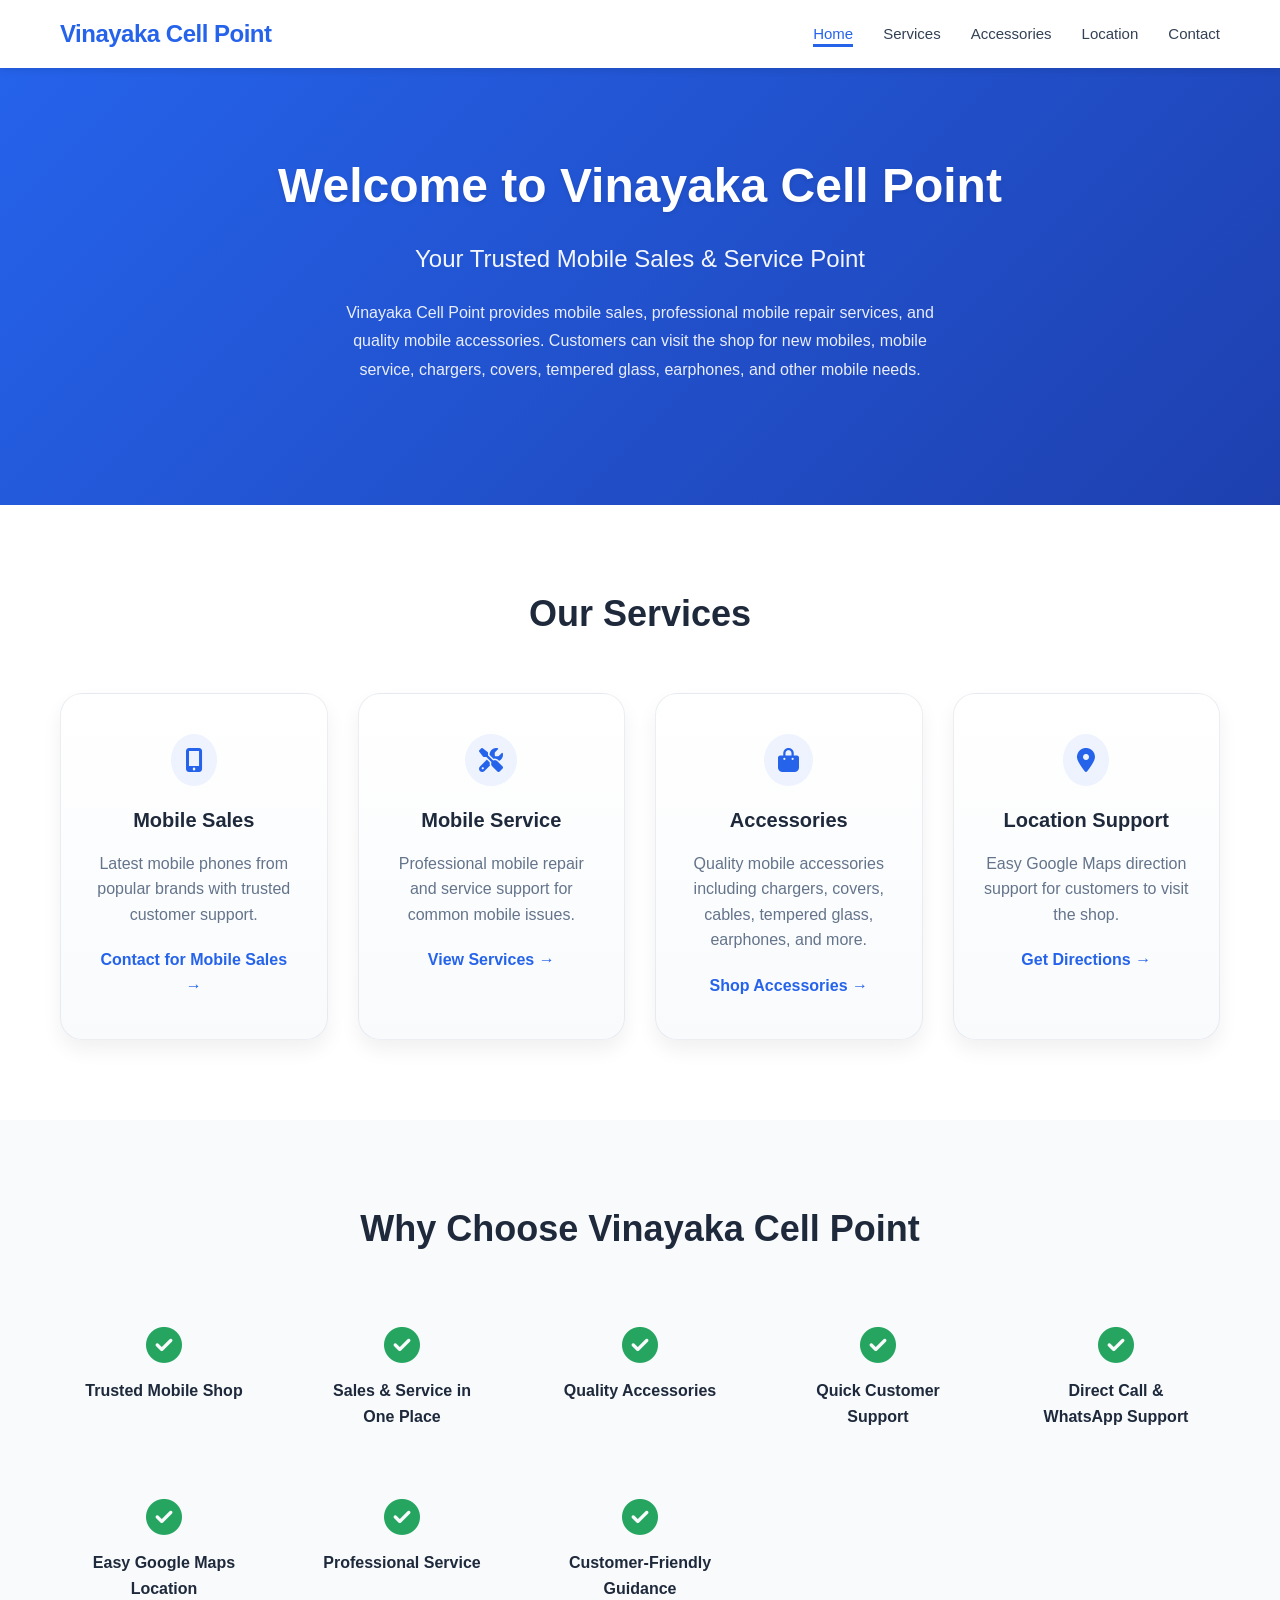
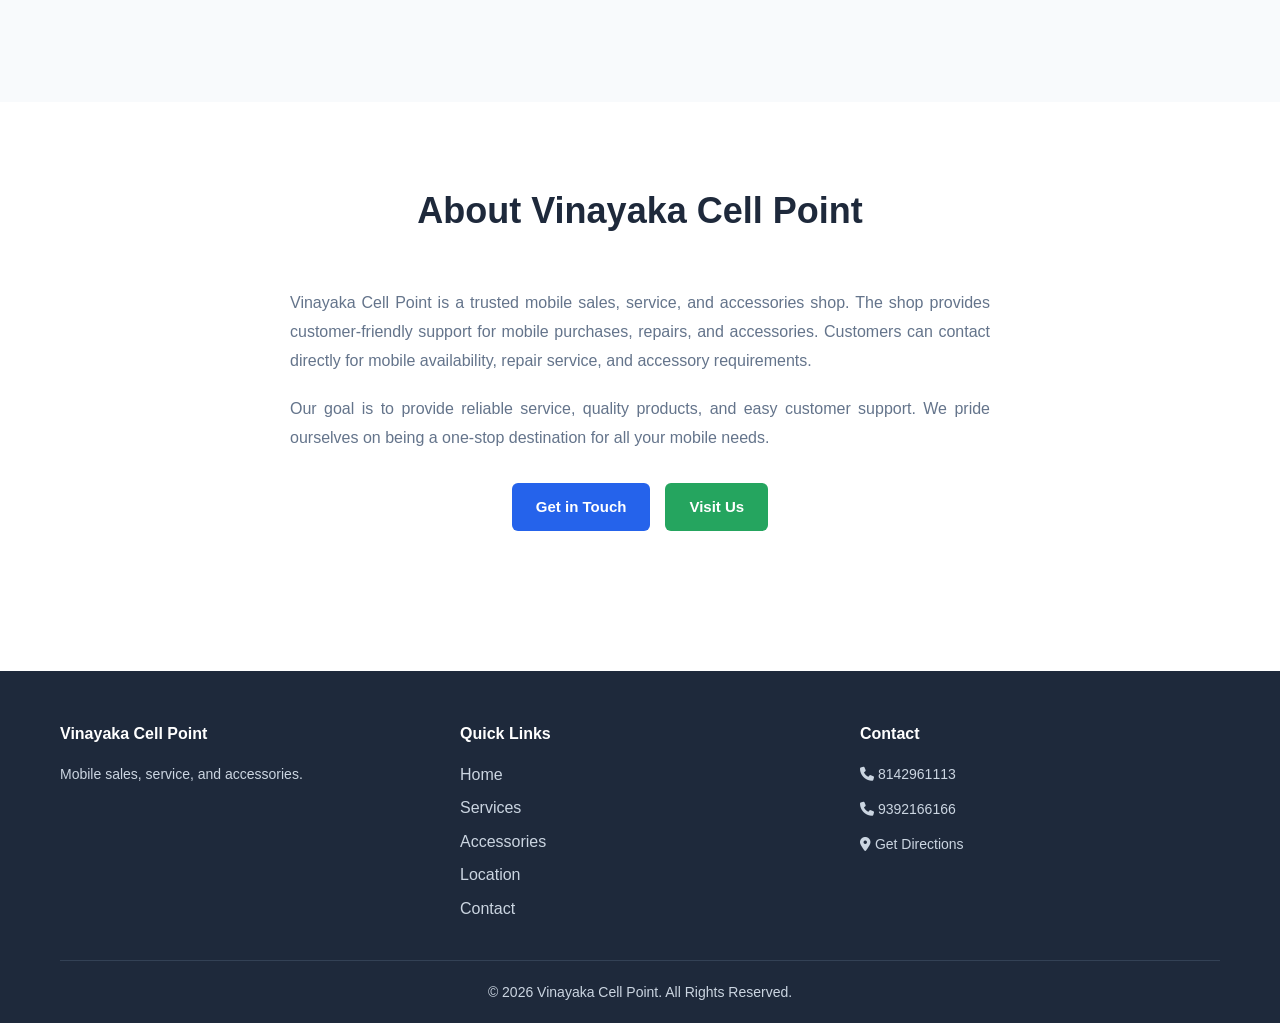
<file: index.html>
<!DOCTYPE html>
<html lang="en">
<head>
    <meta charset="UTF-8">
    <meta name="viewport" content="width=device-width, initial-scale=1.0">
    <title>Vinayaka Cell Point - Mobile Sales & Service</title>
    <link rel="stylesheet" href="style.css">
    <link rel="stylesheet" href="https://cdnjs.cloudflare.com/ajax/libs/font-awesome/6.4.0/css/all.min.css">
    <link rel="icon" href="data:image/svg+xml,%3Csvg xmlns='http://www.w3.org/2000/svg' viewBox='0 0 100 100'%3E%3Crect width='100' height='100' rx='20' ry='20' fill='%232563eb'/%3E%3Cpath d='M35 20h30a5 5 0 0 1 5 5v50a5 5 0 0 1-5 5H35a5 5 0 0 1-5-5V25a5 5 0 0 1 5-5zm15 60a3 3 0 1 0 0-6 3 3 0 0 0 0 6z' fill='%23fff'/%3E%3C/svg%3E">
</head>
<body>
    <!-- Navigation Menu -->
    <nav class="navbar">
        <div class="container">
            <div class="navbar-brand">
                <h1>Vinayaka Cell Point</h1>
            </div>
            <div class="navbar-toggle" id="navbar-toggle">
                <span></span>
                <span></span>
                <span></span>
            </div>
            <ul class="nav-menu" id="nav-menu">
                <li><a href="index.html" class="active">Home</a></li>
                <li><a href="services.html">Services</a></li>
                <li><a href="accessories.html">Accessories</a></li>
                <li><a href="location.html">Location</a></li>
                <li><a href="contact.html">Contact</a></li>
            </ul>
        </div>
    </nav>

    <!-- Hero Section -->
    <section class="hero">
        <div class="container">
            <div class="hero-content">
                <h2 class="hero-title">Welcome to Vinayaka Cell Point</h2>
                <p class="hero-subtitle">Your Trusted Mobile Sales & Service Point</p>
                <p class="hero-description">
                    Vinayaka Cell Point provides mobile sales, professional mobile repair services, and quality mobile accessories. 
                    Customers can visit the shop for new mobiles, mobile service, chargers, covers, tempered glass, earphones, and other mobile needs.
                </p>
            </div>
        </div>
    </section>


    <!-- Main Service Cards -->
    <section class="services-overview">
        <div class="container">
            <h2 class="section-title">Our Services</h2>
            <div class="services-grid">
                <div class="service-card">
                    <div class="card-icon">
                        <i class="fas fa-mobile-alt"></i>
                    </div>
                    <h3>Mobile Sales</h3>
                    <p>Latest mobile phones from popular brands with trusted customer support.</p>
                    <a href="contact.html" class="card-link">Contact for Mobile Sales →</a>
                </div>
                <div class="service-card">
                    <div class="card-icon">
                        <i class="fas fa-tools"></i>
                    </div>
                    <h3>Mobile Service</h3>
                    <p>Professional mobile repair and service support for common mobile issues.</p>
                    <a href="services.html" class="card-link">View Services →</a>
                </div>
                <div class="service-card">
                    <div class="card-icon">
                        <i class="fas fa-shopping-bag"></i>
                    </div>
                    <h3>Accessories</h3>
                    <p>Quality mobile accessories including chargers, covers, cables, tempered glass, earphones, and more.</p>
                    <a href="accessories.html" class="card-link">Shop Accessories →</a>
                </div>
                <div class="service-card">
                    <div class="card-icon">
                        <i class="fas fa-map-marker-alt"></i>
                    </div>
                    <h3>Location Support</h3>
                    <p>Easy Google Maps direction support for customers to visit the shop.</p>
                    <a href="location.html" class="card-link">Get Directions →</a>
                </div>
            </div>
        </div>
    </section>

    <!-- Why Choose Us Section -->
    <section class="why-choose">
        <div class="container">
            <h2 class="section-title">Why Choose Vinayaka Cell Point</h2>
            <div class="features-grid">
                <div class="feature-item">
                    <i class="fas fa-check-circle"></i>
                    <h4>Trusted Mobile Shop</h4>
                </div>
                <div class="feature-item">
                    <i class="fas fa-check-circle"></i>
                    <h4>Sales & Service in One Place</h4>
                </div>
                <div class="feature-item">
                    <i class="fas fa-check-circle"></i>
                    <h4>Quality Accessories</h4>
                </div>
                <div class="feature-item">
                    <i class="fas fa-check-circle"></i>
                    <h4>Quick Customer Support</h4>
                </div>
                <div class="feature-item">
                    <i class="fas fa-check-circle"></i>
                    <h4>Direct Call & WhatsApp Support</h4>
                </div>
                <div class="feature-item">
                    <i class="fas fa-check-circle"></i>
                    <h4>Easy Google Maps Location</h4>
                </div>
                <div class="feature-item">
                    <i class="fas fa-check-circle"></i>
                    <h4>Professional Service</h4>
                </div>
                <div class="feature-item">
                    <i class="fas fa-check-circle"></i>
                    <h4>Customer-Friendly Guidance</h4>
                </div>
            </div>
        </div>
    </section>

    <!-- About Section -->
    <section class="about">
        <div class="container">
            <h2 class="section-title">About Vinayaka Cell Point</h2>
            <div class="about-content">
                <p>
                    Vinayaka Cell Point is a trusted mobile sales, service, and accessories shop. The shop provides customer-friendly 
                    support for mobile purchases, repairs, and accessories. Customers can contact directly for mobile availability, 
                    repair service, and accessory requirements.
                </p>
                <p>
                    Our goal is to provide reliable service, quality products, and easy customer support. We pride ourselves on being 
                    a one-stop destination for all your mobile needs.
                </p>
                <div class="about-buttons">
                    <a href="contact.html" class="btn btn-primary">Get in Touch</a>
                    <a href="location.html" class="btn btn-secondary">Visit Us</a>
                </div>
            </div>
        </div>
    </section>


    <!-- Footer -->
    <footer class="footer">
        <div class="container">
            <div class="footer-content">
                <div class="footer-section">
                    <h3>Vinayaka Cell Point</h3>
                    <p>Mobile sales, service, and accessories.</p>
                </div>
                <div class="footer-section">
                    <h4>Quick Links</h4>
                    <ul>
                        <li><a href="index.html">Home</a></li>
                        <li><a href="services.html">Services</a></li>
                        <li><a href="accessories.html">Accessories</a></li>
                        <li><a href="location.html">Location</a></li>
                        <li><a href="contact.html">Contact</a></li>
                    </ul>
                </div>
                <div class="footer-section">
                    <h4>Contact</h4>
                    <p><i class="fas fa-phone"></i> <a href="tel:8142961113">8142961113</a></p>
                    <p><i class="fas fa-phone"></i> <a href="tel:9392166166">9392166166</a></p>
                    <p><i class="fas fa-map-marker-alt"></i> <a href="https://maps.app.goo.gl/v7UBUnxVb5iCzYGTA" target="_blank">Get Directions</a></p>
                </div>
            </div>
            <div class="footer-bottom">
                <p>&copy; 2026 Vinayaka Cell Point. All Rights Reserved.</p>
            </div>
        </div>
    </footer>

    <script src="script.js"></script>
</body>
</html>
</file>
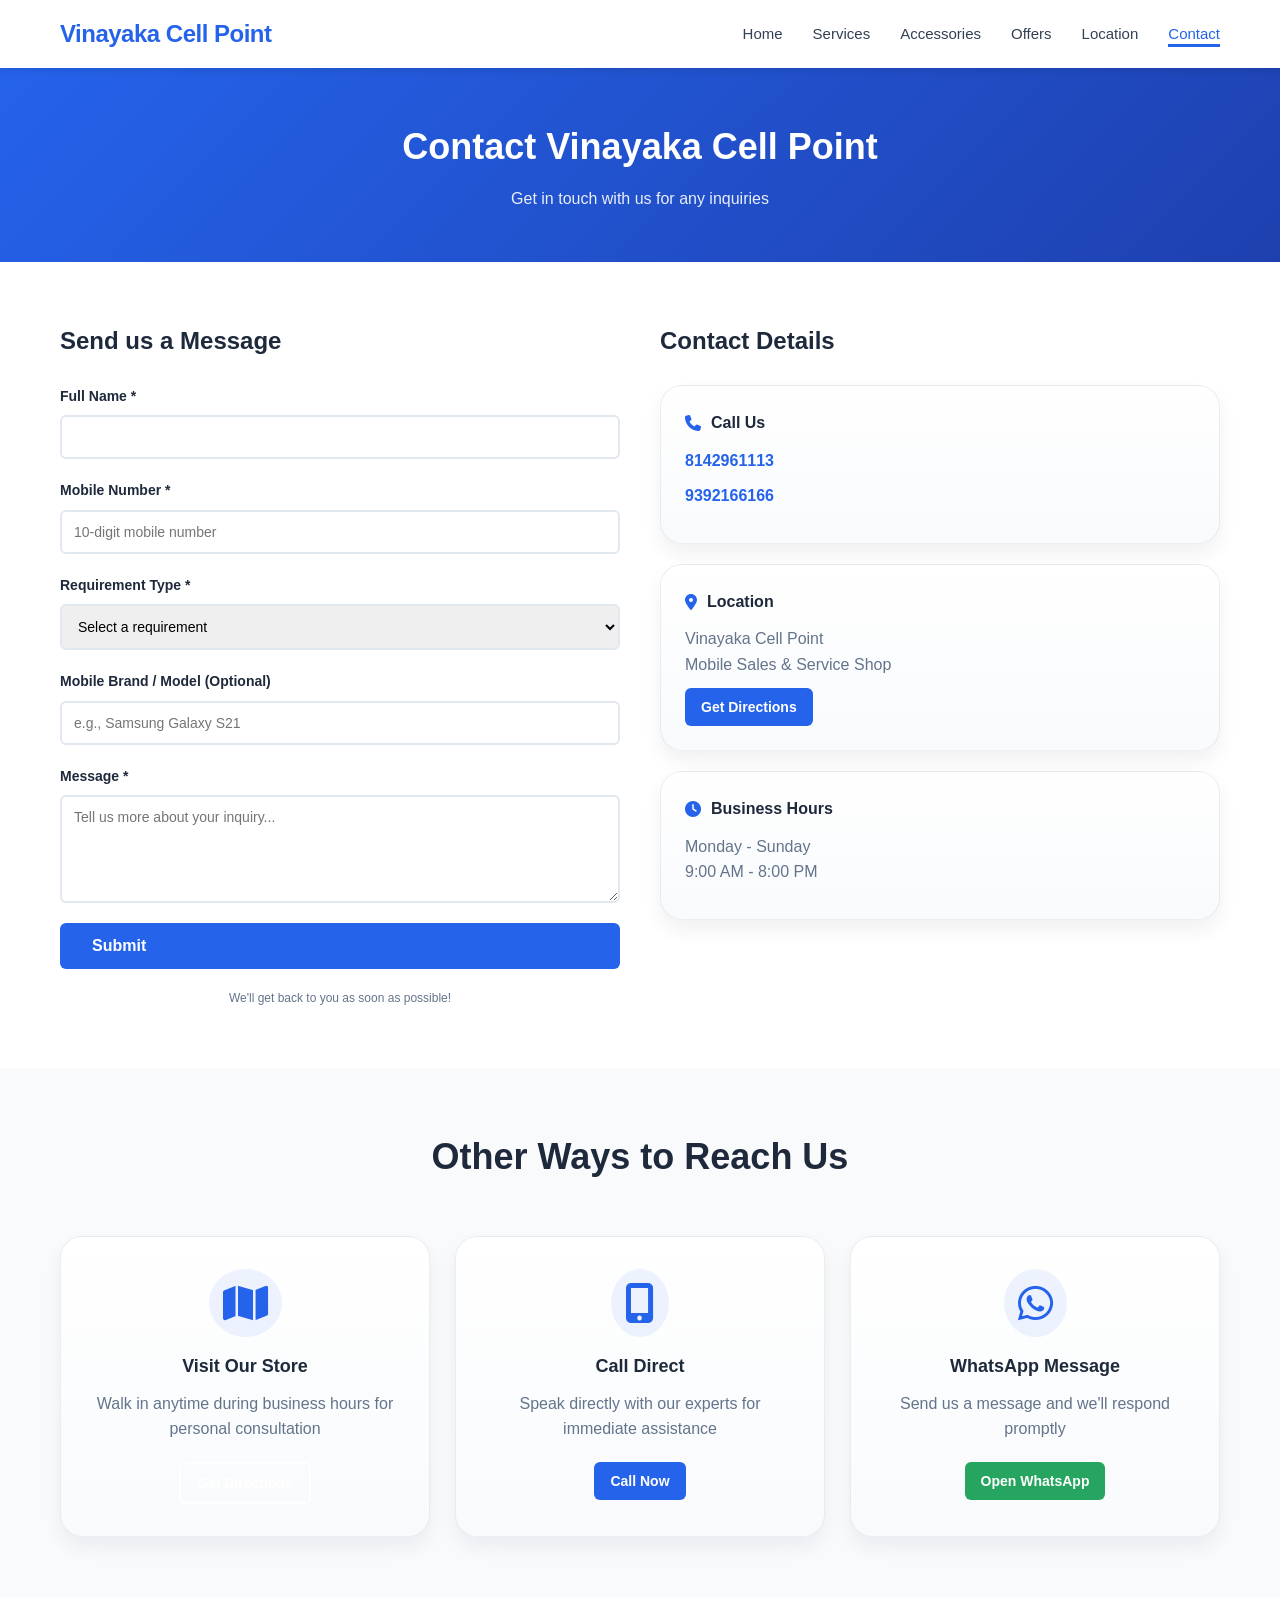
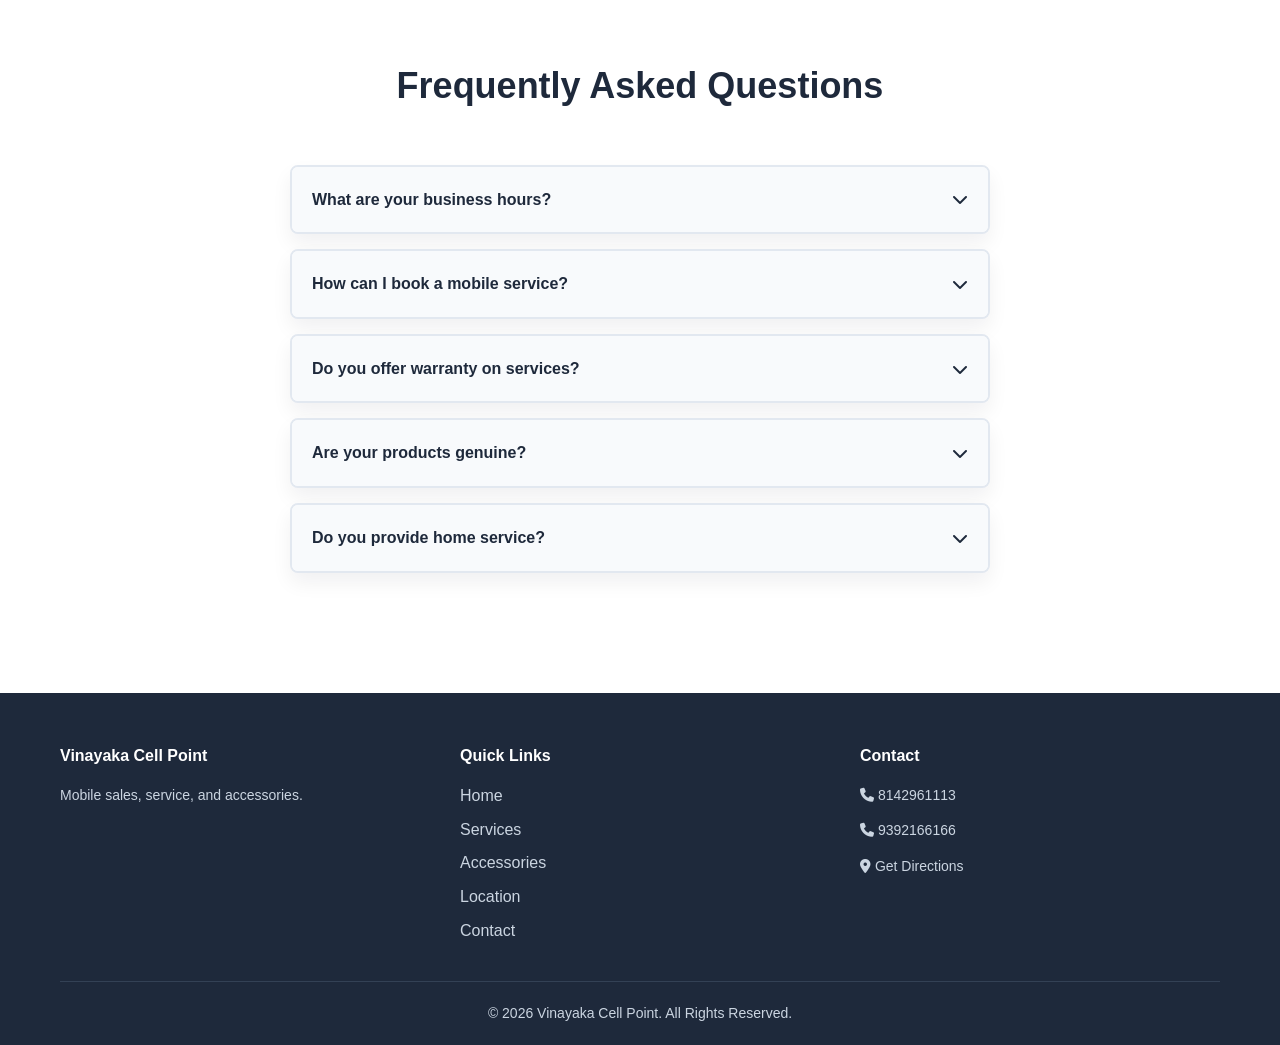
<file: contact.html>
<!DOCTYPE html>
<html lang="en">
<head>
    <meta charset="UTF-8">
    <meta name="viewport" content="width=device-width, initial-scale=1.0">
    <title>Contact - Vinayaka Cell Point</title>
    <link rel="stylesheet" href="style.css">
    <link rel="stylesheet" href="https://cdnjs.cloudflare.com/ajax/libs/font-awesome/6.4.0/css/all.min.css">
    <link rel="icon" href="data:image/svg+xml,%3Csvg xmlns='http://www.w3.org/2000/svg' viewBox='0 0 100 100'%3E%3Crect width='100' height='100' rx='20' ry='20' fill='%232563eb'/%3E%3Cpath d='M35 20h30a5 5 0 0 1 5 5v50a5 5 0 0 1-5 5H35a5 5 0 0 1-5-5V25a5 5 0 0 1 5-5zm15 60a3 3 0 1 0 0-6 3 3 0 0 0 0 6z' fill='%23fff'/%3E%3C/svg%3E">
</head>
<body>
    <!-- Navigation Menu -->
    <nav class="navbar">
        <div class="container">
            <div class="navbar-brand">
                <h1>Vinayaka Cell Point</h1>
            </div>
            <div class="navbar-toggle" id="navbar-toggle">
                <span></span>
                <span></span>
                <span></span>
            </div>
            <ul class="nav-menu" id="nav-menu">
                <li><a href="index.html">Home</a></li>
                <li><a href="services.html">Services</a></li>
                <li><a href="accessories.html">Accessories</a></li>
                <li><a href="offers.html">Offers</a></li>
                <li><a href="location.html">Location</a></li>
                <li><a href="contact.html" class="active">Contact</a></li>
            </ul>
        </div>
    </nav>

    <!-- Page Header -->
    <section class="page-header">
        <div class="container">
            <h2>Contact Vinayaka Cell Point</h2>
            <p>Get in touch with us for any inquiries</p>
        </div>
    </section>

    <!-- Contact Content -->
    <section class="contact-section">
        <div class="container">
            <div class="contact-wrapper">
                <!-- Contact Form -->
                <div class="contact-form-container">
                    <h2>Send us a Message</h2>
                    <form id="contactForm" class="contact-form">
                        <div class="form-group">
                            <label for="fullname">Full Name *</label>
                            <input type="text" id="fullname" name="fullname" required>
                        </div>

                        <div class="form-group">
                            <label for="mobile">Mobile Number *</label>
                            <input type="tel" id="mobile" name="mobile" pattern="[0-9]{10}" placeholder="10-digit mobile number" required>
                        </div>

                        <div class="form-group">
                            <label for="requirement">Requirement Type *</label>
                            <select id="requirement" name="requirement" required>
                                <option value="">Select a requirement</option>
                                <option value="mobile-enquiry">New Mobile Enquiry</option>
                                <option value="mobile-service">Mobile Service</option>
                                <option value="accessories">Accessories Enquiry</option>
                                <option value="offer-enquiry">Offer Enquiry</option>
                                <option value="other">Other</option>
                            </select>
                        </div>

                        <div class="form-group">
                            <label for="brand">Mobile Brand / Model (Optional)</label>
                            <input type="text" id="brand" name="brand" placeholder="e.g., Samsung Galaxy S21">
                        </div>

                        <div class="form-group">
                            <label for="message">Message *</label>
                            <textarea id="message" name="message" rows="5" placeholder="Tell us more about your inquiry..." required></textarea>
                        </div>

                        <button type="submit" class="btn btn-primary btn-lg">Submit</button>
                        <p class="form-note">We'll get back to you as soon as possible!</p>
                    </form>
                </div>

                <!-- Contact Details -->
                <div class="contact-details-container">
                    <h2>Contact Details</h2>
                    
                    <div class="detail-box">
                        <h3><i class="fas fa-phone"></i> Call Us</h3>
                        <p><a href="tel:8142961113" class="contact-link">8142961113</a></p>
                        <p><a href="tel:9392166166" class="contact-link">9392166166</a></p>
                    </div>

                    <div class="detail-box">
                        <h3><i class="fas fa-map-marker-alt"></i> Location</h3>
                        <p>Vinayaka Cell Point<br>Mobile Sales & Service Shop</p>
                        <a href="https://maps.app.goo.gl/v7UBUnxVb5iCzYGTA" class="btn btn-sm btn-primary" target="_blank">Get Directions</a>
                    </div>

                    <div class="detail-box">
                        <h3><i class="fas fa-clock"></i> Business Hours</h3>
                        <p>Monday - Sunday<br>9:00 AM - 8:00 PM</p>
                    </div>

                </div>
            </div>
        </div>
    </section>

    <!-- Alternative Contact Methods -->
    <section class="alternative-contact">
        <div class="container">
            <h2 class="section-title">Other Ways to Reach Us</h2>
            <div class="methods-grid">
                <div class="method-card">
                    <i class="fas fa-map"></i>
                    <h3>Visit Our Store</h3>
                    <p>Walk in anytime during business hours for personal consultation</p>
                    <a href="location.html" class="btn btn-sm btn-outline">Get Directions</a>
                </div>

                <div class="method-card">
                    <i class="fas fa-mobile-alt"></i>
                    <h3>Call Direct</h3>
                    <p>Speak directly with our experts for immediate assistance</p>
                    <a href="tel:8142961113" class="btn btn-sm btn-primary">Call Now</a>
                </div>

                <div class="method-card">
                    <i class="fab fa-whatsapp"></i>
                    <h3>WhatsApp Message</h3>
                    <p>Send us a message and we'll respond promptly</p>
                    <a href="https://wa.me/918142961113" class="btn btn-sm btn-secondary" target="_blank">Open WhatsApp</a>
                </div>
            </div>
        </div>
    </section>

    <!-- FAQ Section -->
    <section class="faq-section">
        <div class="container">
            <h2 class="section-title">Frequently Asked Questions</h2>
            <div class="faq-items">
                <div class="faq-item">
                    <div class="faq-question">
                        <h4>What are your business hours?</h4>
                        <i class="fas fa-chevron-down"></i>
                    </div>
                    <div class="faq-answer">
                        <p>We are open from 9:00 AM to 8:00 PM, Monday through Sunday, including holidays.</p>
                    </div>
                </div>

                <div class="faq-item">
                    <div class="faq-question">
                        <h4>How can I book a mobile service?</h4>
                        <i class="fas fa-chevron-down"></i>
                    </div>
                    <div class="faq-answer">
                        <p>You can call us at 8142961113 or 9392166166, WhatsApp us, or visit our store to book a service appointment.</p>
                    </div>
                </div>

                <div class="faq-item">
                    <div class="faq-question">
                        <h4>Do you offer warranty on services?</h4>
                        <i class="fas fa-chevron-down"></i>
                    </div>
                    <div class="faq-answer">
                        <p>Yes, all our services come with warranty. Please contact us for specific warranty details.</p>
                    </div>
                </div>

                <div class="faq-item">
                    <div class="faq-question">
                        <h4>Are your products genuine?</h4>
                        <i class="fas fa-chevron-down"></i>
                    </div>
                    <div class="faq-answer">
                        <p>Yes, we only sell genuine, authentic products from authorized brands with proper warranty.</p>
                    </div>
                </div>

                <div class="faq-item">
                    <div class="faq-question">
                        <h4>Do you provide home service?</h4>
                        <i class="fas fa-chevron-down"></i>
                    </div>
                    <div class="faq-answer">
                        <p>For special requests, please contact us directly. We'll do our best to assist you.</p>
                    </div>
                </div>
            </div>
        </div>
    </section>


    <!-- Footer -->
    <footer class="footer">
        <div class="container">
            <div class="footer-content">
                <div class="footer-section">
                    <h3>Vinayaka Cell Point</h3>
                    <p>Mobile sales, service, and accessories.</p>
                </div>
                <div class="footer-section">
                    <h4>Quick Links</h4>
                    <ul>
                        <li><a href="index.html">Home</a></li>
                        <li><a href="services.html">Services</a></li>
                        <li><a href="accessories.html">Accessories</a></li>
                        <li><a href="location.html">Location</a></li>
                        <li><a href="contact.html">Contact</a></li>
                    </ul>
                </div>
                <div class="footer-section">
                    <h4>Contact</h4>
                    <p><i class="fas fa-phone"></i> <a href="tel:8142961113">8142961113</a></p>
                    <p><i class="fas fa-phone"></i> <a href="tel:9392166166">9392166166</a></p>
                    <p><i class="fas fa-map-marker-alt"></i> <a href="https://maps.app.goo.gl/v7UBUnxVb5iCzYGTA" target="_blank">Get Directions</a></p>
                </div>
            </div>
            <div class="footer-bottom">
                <p>&copy; 2026 Vinayaka Cell Point. All Rights Reserved.</p>
            </div>
        </div>
    </footer>

    <script src="script.js"></script>
</body>
</html>
</file>
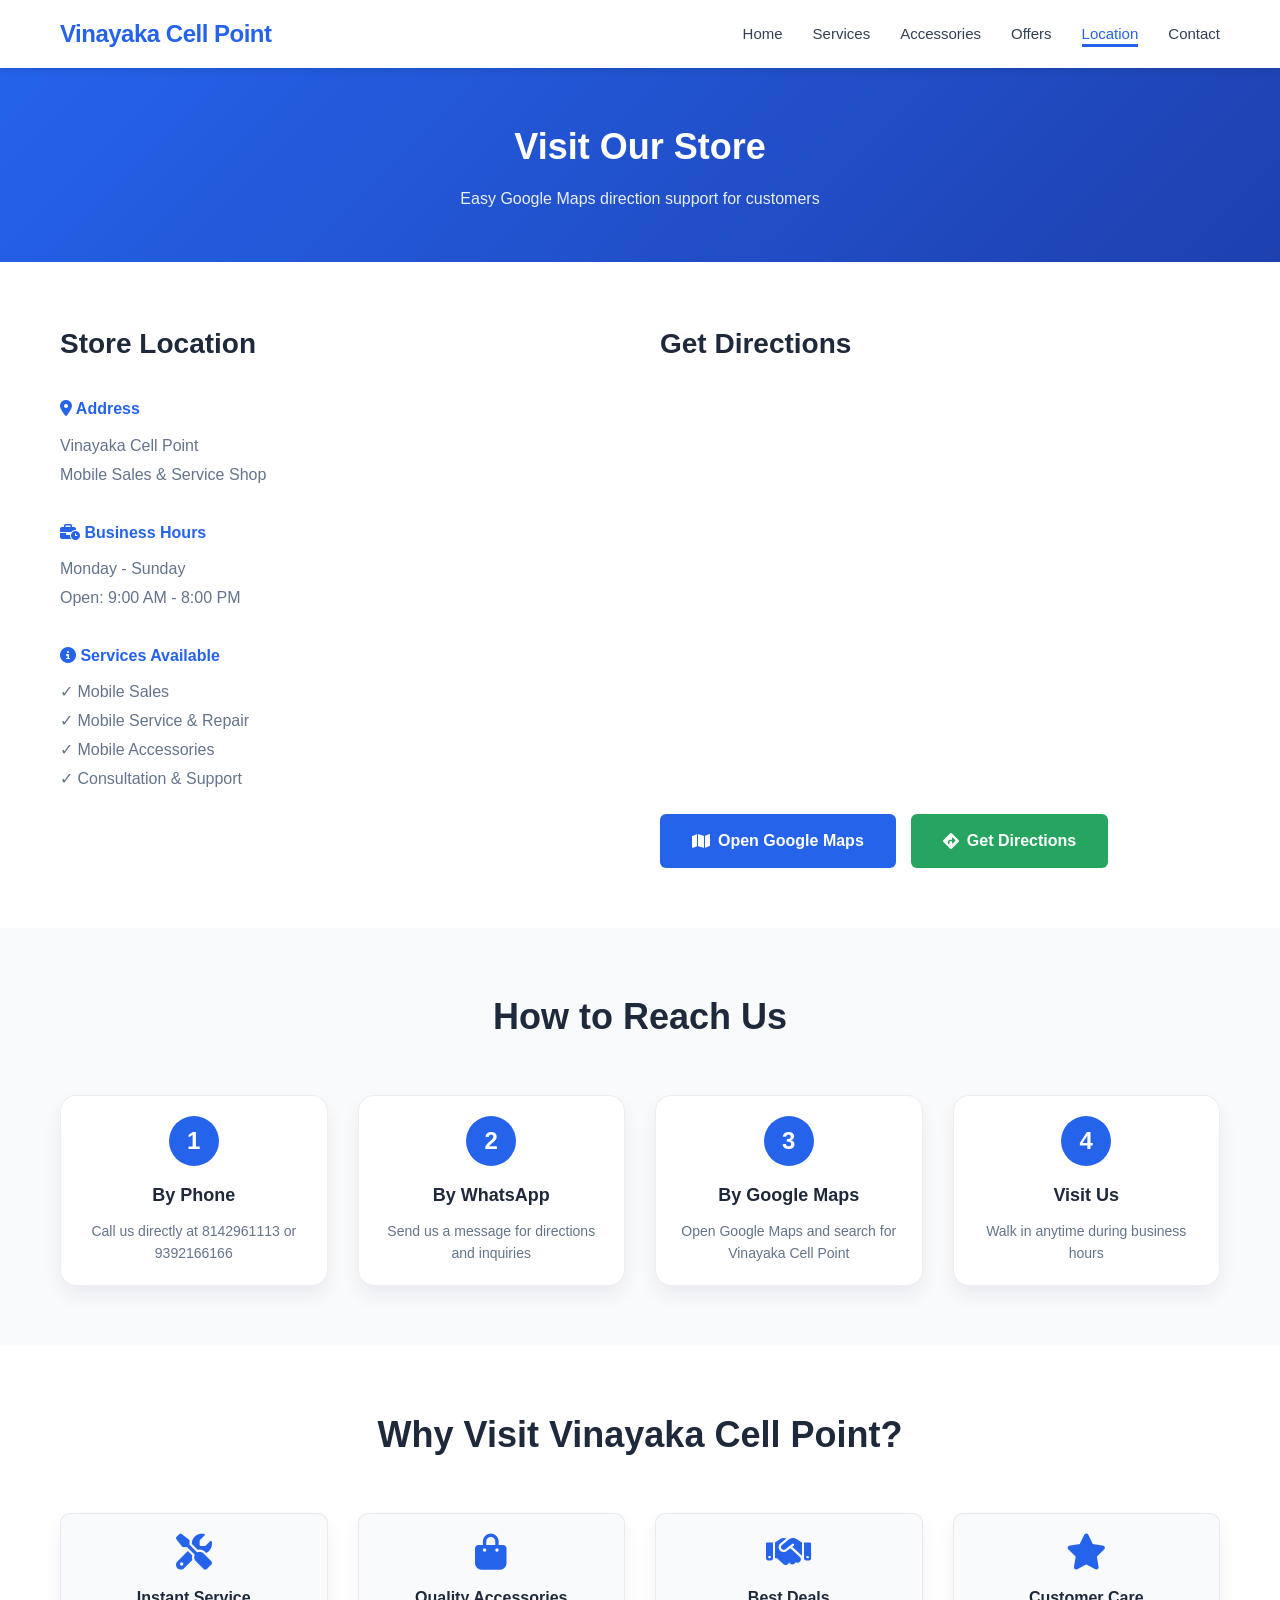
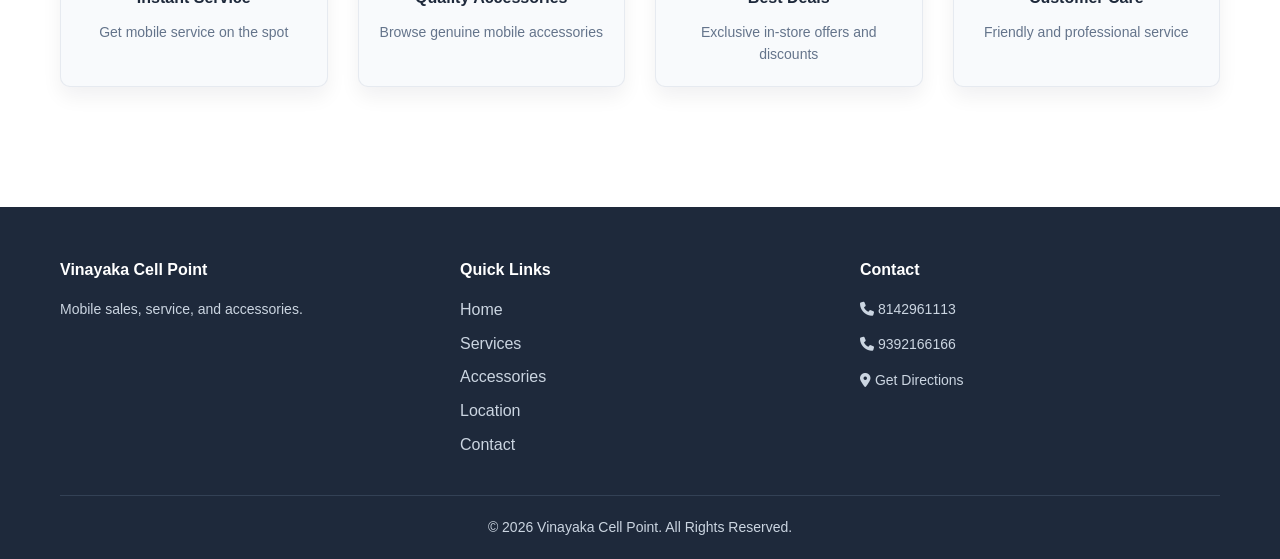
<file: location.html>
<!DOCTYPE html>
<html lang="en">
<head>
    <meta charset="UTF-8">
    <meta name="viewport" content="width=device-width, initial-scale=1.0">
    <title>Location - Vinayaka Cell Point</title>
    <link rel="stylesheet" href="style.css">
    <link rel="stylesheet" href="https://cdnjs.cloudflare.com/ajax/libs/font-awesome/6.4.0/css/all.min.css">
    <link rel="icon" href="data:image/svg+xml,%3Csvg xmlns='http://www.w3.org/2000/svg' viewBox='0 0 100 100'%3E%3Crect width='100' height='100' rx='20' ry='20' fill='%232563eb'/%3E%3Cpath d='M35 20h30a5 5 0 0 1 5 5v50a5 5 0 0 1-5 5H35a5 5 0 0 1-5-5V25a5 5 0 0 1 5-5zm15 60a3 3 0 1 0 0-6 3 3 0 0 0 0 6z' fill='%23fff'/%3E%3C/svg%3E">
</head>
<body>
    <!-- Navigation Menu -->
    <nav class="navbar">
        <div class="container">
            <div class="navbar-brand">
                <h1>Vinayaka Cell Point</h1>
            </div>
            <div class="navbar-toggle" id="navbar-toggle">
                <span></span>
                <span></span>
                <span></span>
            </div>
            <ul class="nav-menu" id="nav-menu">
                <li><a href="index.html">Home</a></li>
                <li><a href="services.html">Services</a></li>
                <li><a href="accessories.html">Accessories</a></li>
                <li><a href="offers.html">Offers</a></li>
                <li><a href="location.html" class="active">Location</a></li>
                <li><a href="contact.html">Contact</a></li>
            </ul>
        </div>
    </nav>


    <!-- Page Header -->
    <section class="page-header">
        <div class="container">
            <h2>Visit Our Store</h2>
            <p>Easy Google Maps direction support for customers</p>
        </div>
    </section>

    <!-- Location Section -->
    <section class="location-section">
        <div class="container">
            <div class="location-content">
                <div class="location-info">
                    <h2>Store Location</h2>
                    <div class="info-item">
                        <h3><i class="fas fa-map-marker-alt"></i> Address</h3>
                        <p>Vinayaka Cell Point<br>Mobile Sales & Service Shop</p>
                    </div>
                    <div class="info-item">
                        <h3><i class="fas fa-business-time"></i> Business Hours</h3>
                        <p>
                            Monday - Sunday<br>
                            Open: 9:00 AM - 8:00 PM
                        </p>
                    </div>
                    <div class="info-item">
                        <h3><i class="fas fa-info-circle"></i> Services Available</h3>
                        <p>
                            ✓ Mobile Sales<br>
                            ✓ Mobile Service & Repair<br>
                            ✓ Mobile Accessories<br>
                            ✓ Consultation & Support
                        </p>
                    </div>
                </div>

                <div class="location-map">
                    <h2>Get Directions</h2>
                    <iframe src="https://www.google.com/maps?q=Vinayaka%20Cell%20Point%20Mobile%20Sales%20%26%20Service%20Shop&output=embed" 
                        width="100%" height="400" style="border:0;" allowfullscreen="" loading="lazy" referrerpolicy="no-referrer-when-downgrade"></iframe>
                    
                    <div class="map-buttons">
                        <a href="https://www.google.com/maps/search/?api=1&query=Vinayaka%20Cell%20Point%20Mobile%20Sales%20%26%20Service%20Shop" class="btn btn-primary btn-lg" target="_blank">
                            <i class="fas fa-map"></i> Open Google Maps
                        </a>
                        <a href="https://www.google.com/maps/dir/?api=1&destination=Vinayaka%20Cell%20Point%20Mobile%20Sales%20%26%20Service%20Shop" class="btn btn-secondary btn-lg" target="_blank">
                            <i class="fas fa-directions"></i> Get Directions
                        </a>
                    </div>
                </div>
            </div>
        </div>
    </section>

    <!-- How to Reach Section -->
    <section class="how-to-reach">
        <div class="container">
            <h2 class="section-title">How to Reach Us</h2>
            <div class="steps-grid">
                <div class="step">
                    <div class="step-number">1</div>
                    <h3>By Phone</h3>
                    <p>Call us directly at 8142961113 or 9392166166</p>
                </div>
                <div class="step">
                    <div class="step-number">2</div>
                    <h3>By WhatsApp</h3>
                    <p>Send us a message for directions and inquiries</p>
                </div>
                <div class="step">
                    <div class="step-number">3</div>
                    <h3>By Google Maps</h3>
                    <p>Open Google Maps and search for Vinayaka Cell Point</p>
                </div>
                <div class="step">
                    <div class="step-number">4</div>
                    <h3>Visit Us</h3>
                    <p>Walk in anytime during business hours</p>
                </div>
            </div>
        </div>
    </section>

    <!-- Why Visit Section -->
    <section class="why-visit">
        <div class="container">
            <h2 class="section-title">Why Visit Vinayaka Cell Point?</h2>
            <div class="visit-benefits">
                <div class="benefit-item">
                    <i class="fas fa-tools"></i>
                    <h4>Instant Service</h4>
                    <p>Get mobile service on the spot</p>
                </div>
                <div class="benefit-item">
                    <i class="fas fa-shopping-bag"></i>
                    <h4>Quality Accessories</h4>
                    <p>Browse genuine mobile accessories</p>
                </div>
                <div class="benefit-item">
                    <i class="fas fa-handshake"></i>
                    <h4>Best Deals</h4>
                    <p>Exclusive in-store offers and discounts</p>
                </div>
                <div class="benefit-item">
                    <i class="fas fa-star"></i>
                    <h4>Customer Care</h4>
                    <p>Friendly and professional service</p>
                </div>
            </div>
        </div>
    </section>


    <!-- Footer -->
    <footer class="footer">
        <div class="container">
            <div class="footer-content">
                <div class="footer-section">
                    <h3>Vinayaka Cell Point</h3>
                    <p>Mobile sales, service, and accessories.</p>
                </div>
                <div class="footer-section">
                    <h4>Quick Links</h4>
                    <ul>
                        <li><a href="index.html">Home</a></li>
                        <li><a href="services.html">Services</a></li>
                        <li><a href="accessories.html">Accessories</a></li>
                        <li><a href="location.html">Location</a></li>
                        <li><a href="contact.html">Contact</a></li>
                    </ul>
                </div>
                <div class="footer-section">
                    <h4>Contact</h4>
                    <p><i class="fas fa-phone"></i> <a href="tel:8142961113">8142961113</a></p>
                    <p><i class="fas fa-phone"></i> <a href="tel:9392166166">9392166166</a></p>
                    <p><i class="fas fa-map-marker-alt"></i> <a href="https://maps.app.goo.gl/v7UBUnxVb5iCzYGTA" target="_blank">Get Directions</a></p>
                </div>
            </div>
            <div class="footer-bottom">
                <p>&copy; 2026 Vinayaka Cell Point. All Rights Reserved.</p>
            </div>
        </div>
    </footer>

    <script src="script.js"></script>
</body>
</html>
</file>
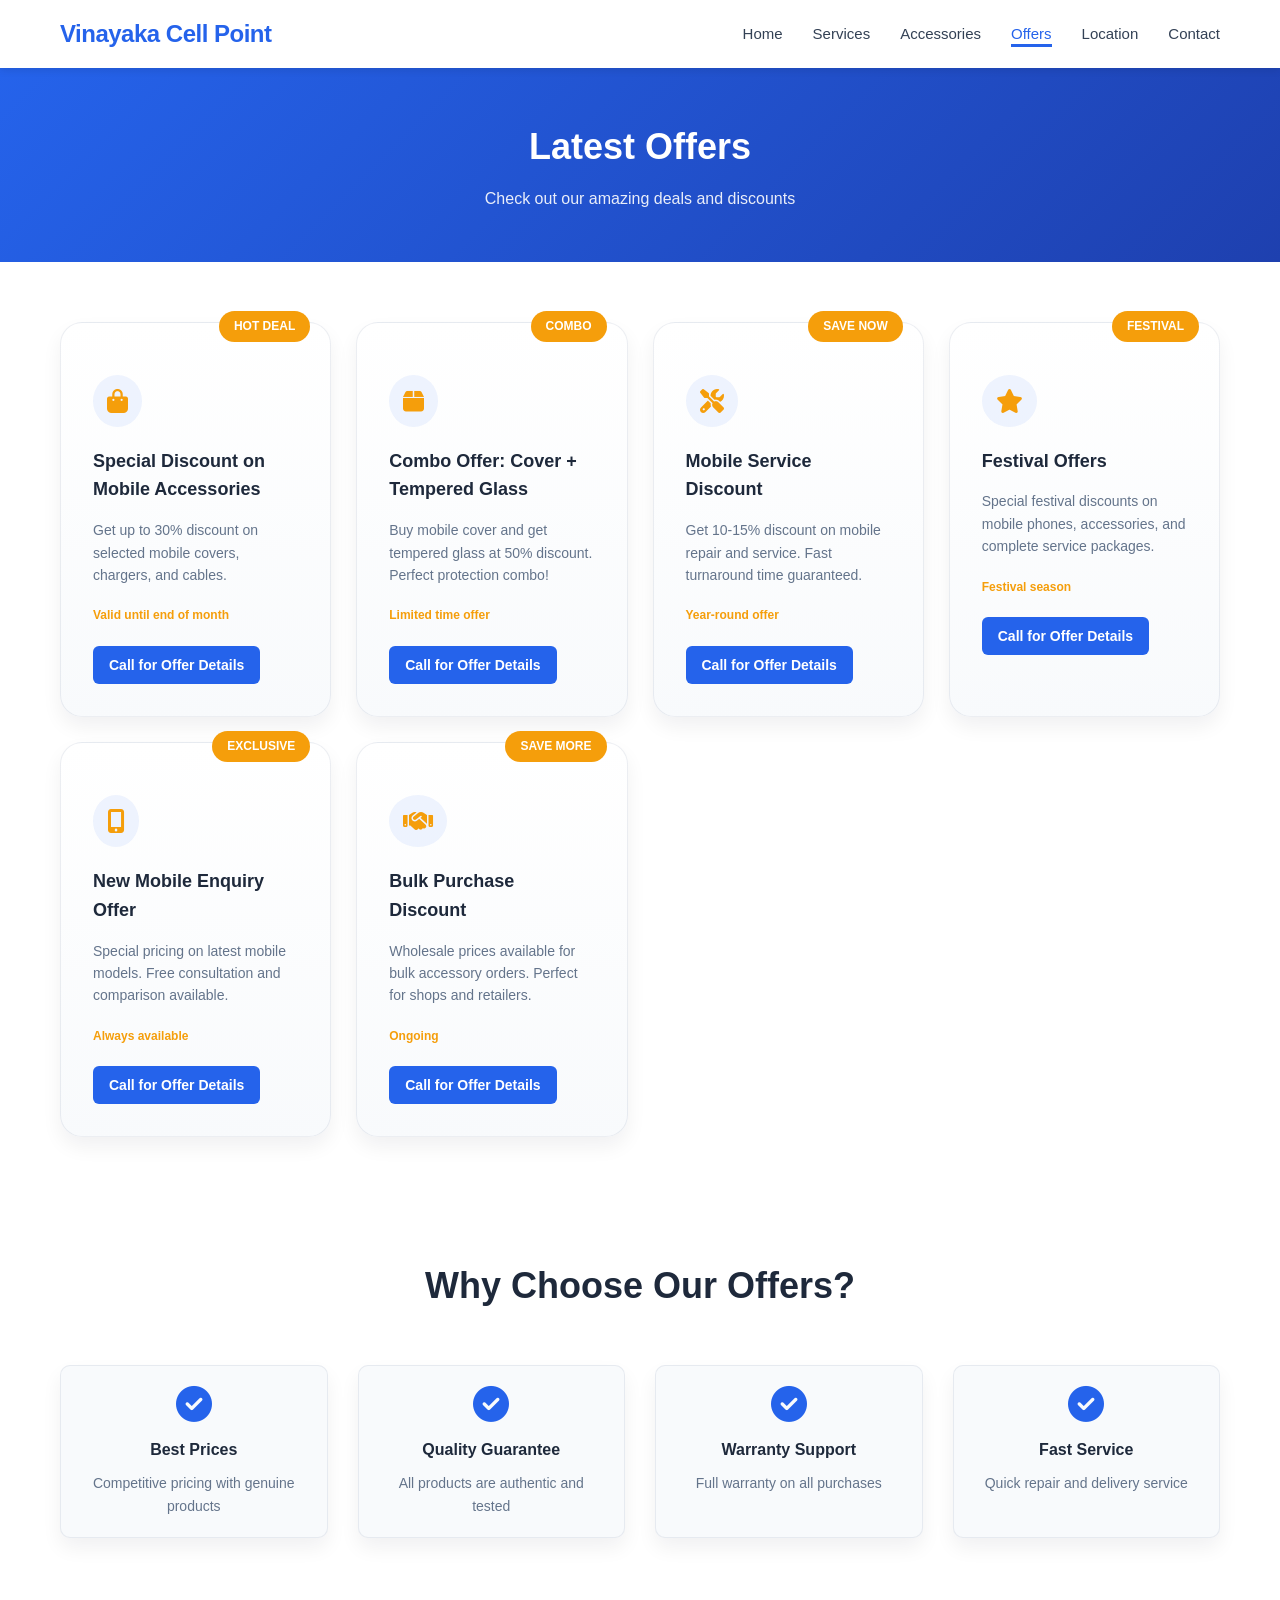
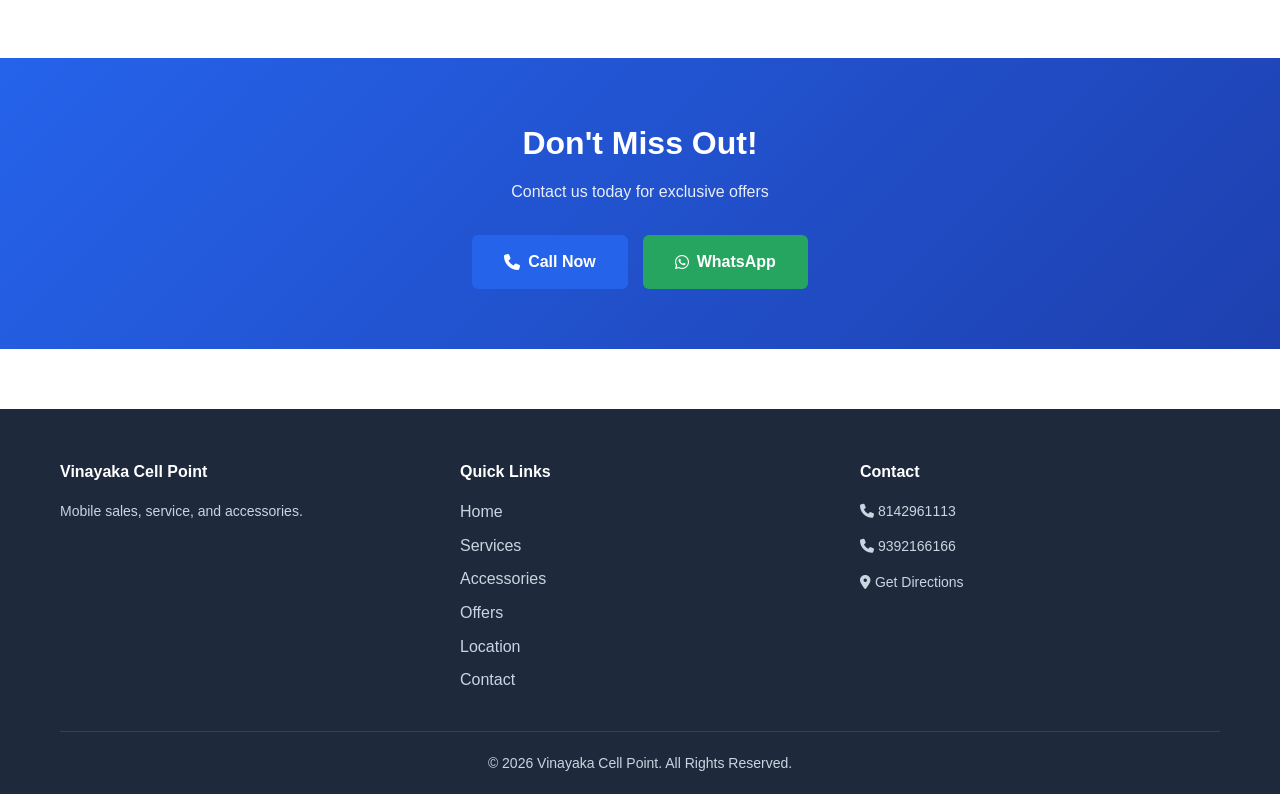
<file: offers.html>
<!DOCTYPE html>
<html lang="en">
<head>
    <meta charset="UTF-8">
    <meta name="viewport" content="width=device-width, initial-scale=1.0">
    <title>Latest Offers - Vinayaka Cell Point</title>
    <link rel="stylesheet" href="style.css">
    <link rel="stylesheet" href="https://cdnjs.cloudflare.com/ajax/libs/font-awesome/6.4.0/css/all.min.css">
    <link rel="icon" href="data:image/svg+xml,%3Csvg xmlns='http://www.w3.org/2000/svg' viewBox='0 0 100 100'%3E%3Crect width='100' height='100' rx='20' ry='20' fill='%232563eb'/%3E%3Cpath d='M35 20h30a5 5 0 0 1 5 5v50a5 5 0 0 1-5 5H35a5 5 0 0 1-5-5V25a5 5 0 0 1 5-5zm15 60a3 3 0 1 0 0-6 3 3 0 0 0 0 6z' fill='%23fff'/%3E%3C/svg%3E">
</head>
<body>
    <!-- Navigation Menu -->
    <nav class="navbar">
        <div class="container">
            <div class="navbar-brand">
                <h1>Vinayaka Cell Point</h1>
            </div>
            <div class="navbar-toggle" id="navbar-toggle">
                <span></span>
                <span></span>
                <span></span>
            </div>
            <ul class="nav-menu" id="nav-menu">
                <li><a href="index.html">Home</a></li>
                <li><a href="services.html">Services</a></li>
                <li><a href="accessories.html">Accessories</a></li>
                <li><a href="offers.html" class="active">Offers</a></li>
                <li><a href="location.html">Location</a></li>
                <li><a href="contact.html">Contact</a></li>
            </ul>
        </div>
    </nav>

    <!-- Page Header -->
    <section class="page-header">
        <div class="container">
            <h2>Latest Offers</h2>
            <p>Check out our amazing deals and discounts</p>
        </div>
    </section>

    <!-- Offers Grid -->
    <section class="offers-section">
        <div class="container">
            <div class="offers-grid">
                <div class="offer-card">
                    <div class="offer-badge">HOT DEAL</div>
                    <div class="offer-icon">
                        <i class="fas fa-shopping-bag"></i>
                    </div>
                    <h3>Special Discount on Mobile Accessories</h3>
                    <p>Get up to 30% discount on selected mobile covers, chargers, and cables.</p>
                    <div class="offer-period">Valid until end of month</div>
                    <a href="tel:8142961113" class="btn btn-sm btn-primary">Call for Offer Details</a>
                </div>

                <div class="offer-card">
                    <div class="offer-badge">COMBO</div>
                    <div class="offer-icon">
                        <i class="fas fa-box"></i>
                    </div>
                    <h3>Combo Offer: Cover + Tempered Glass</h3>
                    <p>Buy mobile cover and get tempered glass at 50% discount. Perfect protection combo!</p>
                    <div class="offer-period">Limited time offer</div>
                    <a href="tel:8142961113" class="btn btn-sm btn-primary">Call for Offer Details</a>
                </div>

                <div class="offer-card">
                    <div class="offer-badge">SAVE NOW</div>
                    <div class="offer-icon">
                        <i class="fas fa-tools"></i>
                    </div>
                    <h3>Mobile Service Discount</h3>
                    <p>Get 10-15% discount on mobile repair and service. Fast turnaround time guaranteed.</p>
                    <div class="offer-period">Year-round offer</div>
                    <a href="tel:8142961113" class="btn btn-sm btn-primary">Call for Offer Details</a>
                </div>

                <div class="offer-card">
                    <div class="offer-badge">FESTIVAL</div>
                    <div class="offer-icon">
                        <i class="fas fa-star"></i>
                    </div>
                    <h3>Festival Offers</h3>
                    <p>Special festival discounts on mobile phones, accessories, and complete service packages.</p>
                    <div class="offer-period">Festival season</div>
                    <a href="tel:8142961113" class="btn btn-sm btn-primary">Call for Offer Details</a>
                </div>

                <div class="offer-card">
                    <div class="offer-badge">EXCLUSIVE</div>
                    <div class="offer-icon">
                        <i class="fas fa-mobile-alt"></i>
                    </div>
                    <h3>New Mobile Enquiry Offer</h3>
                    <p>Special pricing on latest mobile models. Free consultation and comparison available.</p>
                    <div class="offer-period">Always available</div>
                    <a href="tel:8142961113" class="btn btn-sm btn-primary">Call for Offer Details</a>
                </div>

                <div class="offer-card">
                    <div class="offer-badge">SAVE MORE</div>
                    <div class="offer-icon">
                        <i class="fas fa-handshake"></i>
                    </div>
                    <h3>Bulk Purchase Discount</h3>
                    <p>Wholesale prices available for bulk accessory orders. Perfect for shops and retailers.</p>
                    <div class="offer-period">Ongoing</div>
                    <a href="tel:8142961113" class="btn btn-sm btn-primary">Call for Offer Details</a>
                </div>
            </div>
        </div>
    </section>

    <!-- Why Choose Our Offers -->
    <section class="why-offers">
        <div class="container">
            <h2 class="section-title">Why Choose Our Offers?</h2>
            <div class="offers-benefits">
                <div class="benefit">
                    <i class="fas fa-check-circle"></i>
                    <h4>Best Prices</h4>
                    <p>Competitive pricing with genuine products</p>
                </div>
                <div class="benefit">
                    <i class="fas fa-check-circle"></i>
                    <h4>Quality Guarantee</h4>
                    <p>All products are authentic and tested</p>
                </div>
                <div class="benefit">
                    <i class="fas fa-check-circle"></i>
                    <h4>Warranty Support</h4>
                    <p>Full warranty on all purchases</p>
                </div>
                <div class="benefit">
                    <i class="fas fa-check-circle"></i>
                    <h4>Fast Service</h4>
                    <p>Quick repair and delivery service</p>
                </div>
            </div>
        </div>
    </section>

    <!-- CTA Section -->
    <section class="cta-section">
        <div class="container">
            <h2>Don't Miss Out!</h2>
            <p>Contact us today for exclusive offers</p>
            <div class="cta-buttons">
                <a href="tel:8142961113" class="btn btn-primary btn-lg">
                    <i class="fas fa-phone"></i> Call Now
                </a>
                <a href="https://wa.me/918142961113" class="btn btn-secondary btn-lg" target="_blank">
                    <i class="fab fa-whatsapp"></i> WhatsApp
                </a>
            </div>
        </div>
    </section>


    <!-- Footer -->
    <footer class="footer">
        <div class="container">
            <div class="footer-content">
                <div class="footer-section">
                    <h3>Vinayaka Cell Point</h3>
                    <p>Mobile sales, service, and accessories.</p>
                </div>
                <div class="footer-section">
                    <h4>Quick Links</h4>
                    <ul>
                        <li><a href="index.html">Home</a></li>
                        <li><a href="services.html">Services</a></li>
                        <li><a href="accessories.html">Accessories</a></li>
                        <li><a href="offers.html">Offers</a></li>
                        <li><a href="location.html">Location</a></li>
                        <li><a href="contact.html">Contact</a></li>
                    </ul>
                </div>
                <div class="footer-section">
                    <h4>Contact</h4>
                    <p><i class="fas fa-phone"></i> <a href="tel:8142961113">8142961113</a></p>
                    <p><i class="fas fa-phone"></i> <a href="tel:9392166166">9392166166</a></p>
                    <p><i class="fas fa-map-marker-alt"></i> <a href="https://maps.app.goo.gl/v7UBUnxVb5iCzYGTA" target="_blank">Get Directions</a></p>
                </div>
            </div>
            <div class="footer-bottom">
                <p>&copy; 2026 Vinayaka Cell Point. All Rights Reserved.</p>
            </div>
        </div>
    </footer>

    <script src="script.js"></script>
</body>
</html>
</file>
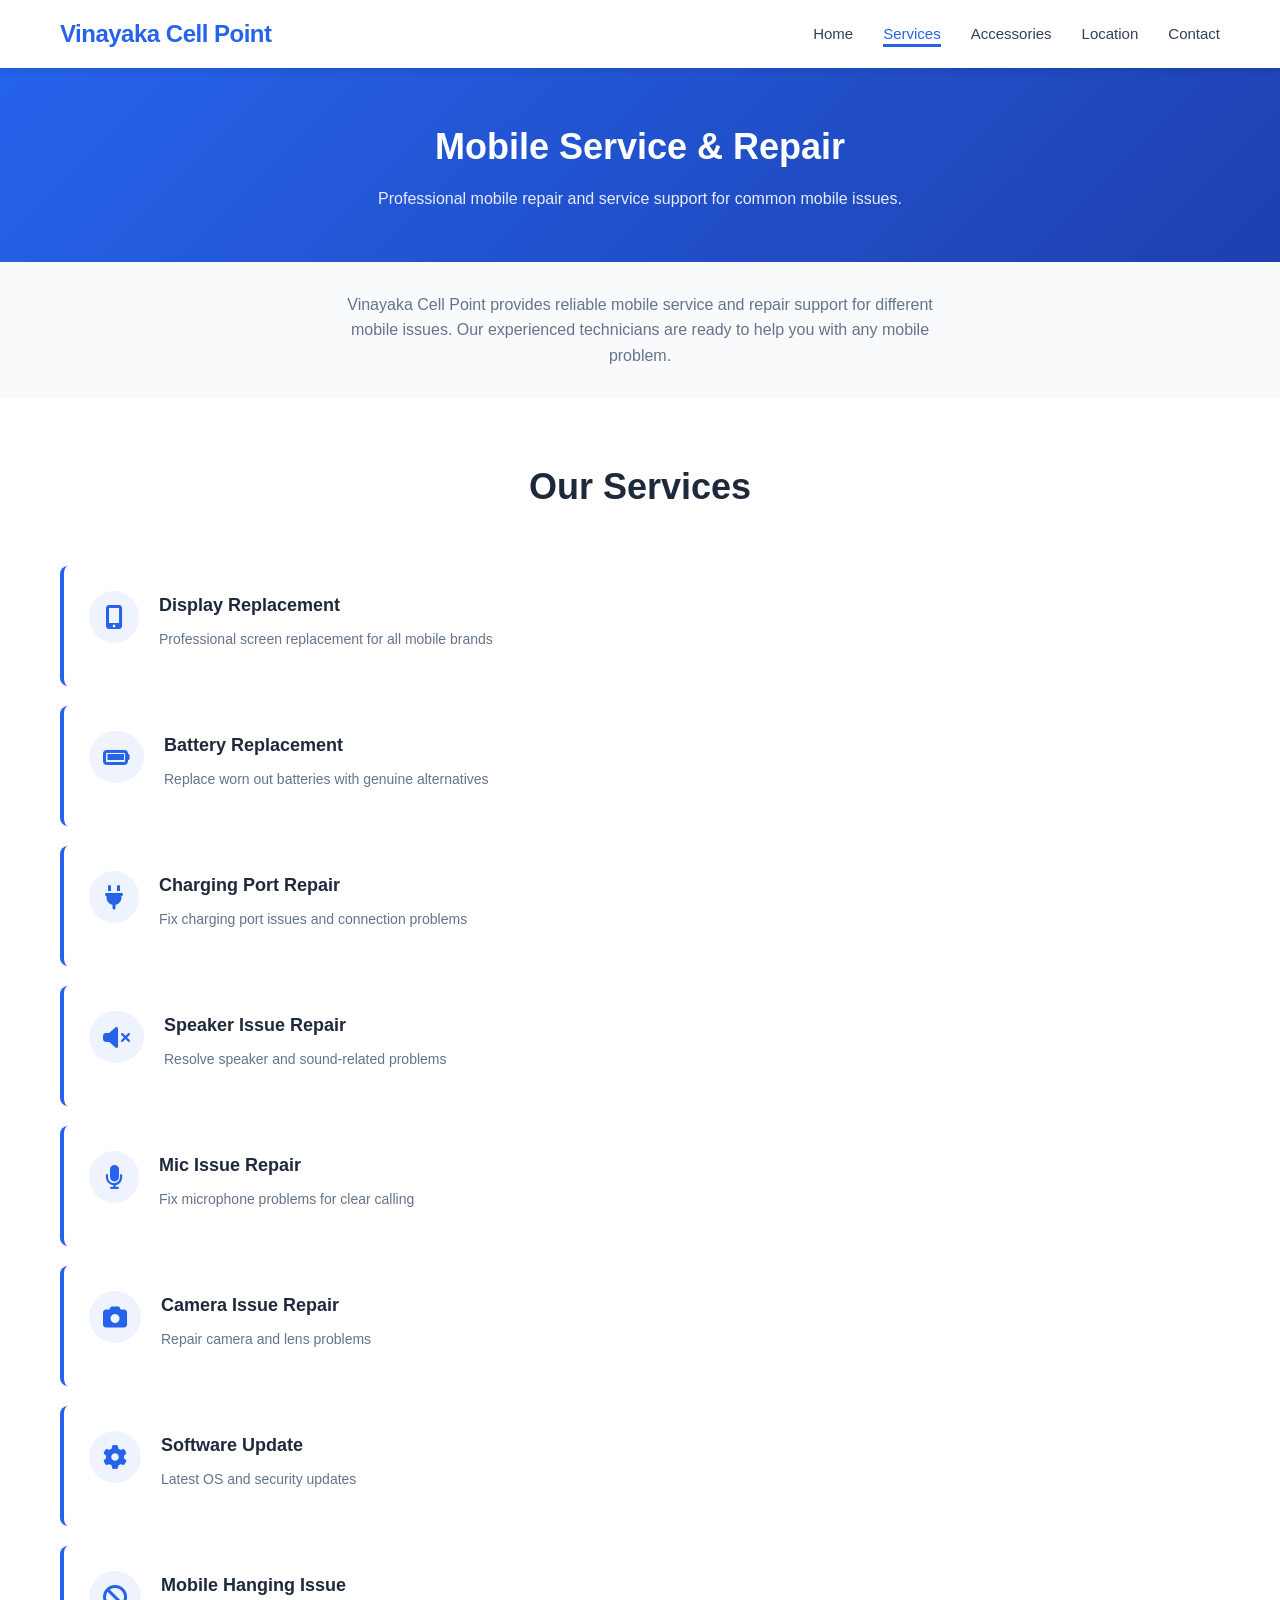
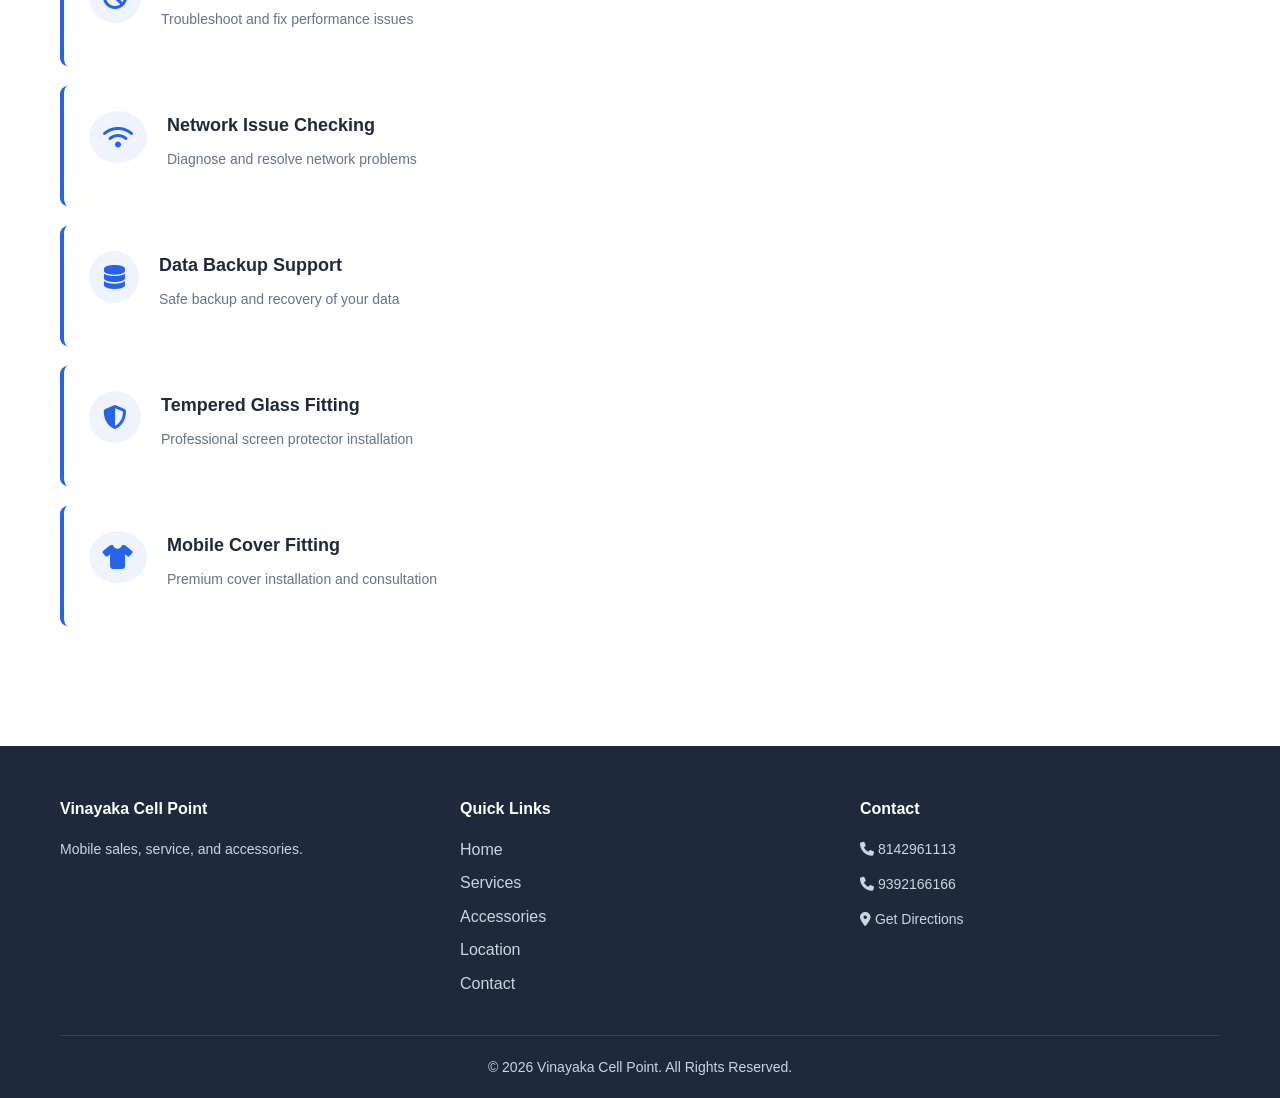
<file: services.html>
<!DOCTYPE html>
<html lang="en">
<head>
    <meta charset="UTF-8">
    <meta name="viewport" content="width=device-width, initial-scale=1.0">
    <title>Mobile Service & Repair - Vinayaka Cell Point</title>
    <link rel="stylesheet" href="style.css">
    <link rel="stylesheet" href="https://cdnjs.cloudflare.com/ajax/libs/font-awesome/6.4.0/css/all.min.css">
    <link rel="icon" href="data:image/svg+xml,%3Csvg xmlns='http://www.w3.org/2000/svg' viewBox='0 0 100 100'%3E%3Crect width='100' height='100' rx='20' ry='20' fill='%232563eb'/%3E%3Cpath d='M35 20h30a5 5 0 0 1 5 5v50a5 5 0 0 1-5 5H35a5 5 0 0 1-5-5V25a5 5 0 0 1 5-5zm15 60a3 3 0 1 0 0-6 3 3 0 0 0 0 6z' fill='%23fff'/%3E%3C/svg%3E">
</head>
<body>
    <!-- Navigation Menu -->
    <nav class="navbar">
        <div class="container">
            <div class="navbar-brand">
                <h1>Vinayaka Cell Point</h1>
            </div>
            <div class="navbar-toggle" id="navbar-toggle">
                <span></span>
                <span></span>
                <span></span>
            </div>
            <ul class="nav-menu" id="nav-menu">
                <li><a href="index.html">Home</a></li>
                <li><a href="services.html" class="active">Services</a></li>
                <li><a href="accessories.html">Accessories</a></li>
                <li><a href="location.html">Location</a></li>
                <li><a href="contact.html">Contact</a></li>
            </ul>
        </div>
    </nav>


    <!-- Page Header -->
    <section class="page-header">
        <div class="container">
            <h2>Mobile Service & Repair</h2>
            <p>Professional mobile repair and service support for common mobile issues.</p>
        </div>
    </section>

    <!-- Service Description -->
    <section class="service-intro">
        <div class="container">
            <p class="intro-text">
                Vinayaka Cell Point provides reliable mobile service and repair support for different mobile issues. 
                Our experienced technicians are ready to help you with any mobile problem.
            </p>
        </div>
    </section>

    <!-- Services List -->
    <section class="services-list">
        <div class="container">
            <h2 class="section-title">Our Services</h2>
            <div class="services-items">
                <div class="service-item">
                    <div class="item-icon">
                        <i class="fas fa-mobile-alt"></i>
                    </div>
                    <div class="item-content">
                        <h3>Display Replacement</h3>
                        <p>Professional screen replacement for all mobile brands</p>
                    </div>
                </div>

                <div class="service-item">
                    <div class="item-icon">
                        <i class="fas fa-battery-full"></i>
                    </div>
                    <div class="item-content">
                        <h3>Battery Replacement</h3>
                        <p>Replace worn out batteries with genuine alternatives</p>
                    </div>
                </div>

                <div class="service-item">
                    <div class="item-icon">
                        <i class="fas fa-plug"></i>
                    </div>
                    <div class="item-content">
                        <h3>Charging Port Repair</h3>
                        <p>Fix charging port issues and connection problems</p>
                    </div>
                </div>

                <div class="service-item">
                    <div class="item-icon">
                        <i class="fas fa-volume-mute"></i>
                    </div>
                    <div class="item-content">
                        <h3>Speaker Issue Repair</h3>
                        <p>Resolve speaker and sound-related problems</p>
                    </div>
                </div>

                <div class="service-item">
                    <div class="item-icon">
                        <i class="fas fa-microphone"></i>
                    </div>
                    <div class="item-content">
                        <h3>Mic Issue Repair</h3>
                        <p>Fix microphone problems for clear calling</p>
                    </div>
                </div>

                <div class="service-item">
                    <div class="item-icon">
                        <i class="fas fa-camera"></i>
                    </div>
                    <div class="item-content">
                        <h3>Camera Issue Repair</h3>
                        <p>Repair camera and lens problems</p>
                    </div>
                </div>

                <div class="service-item">
                    <div class="item-icon">
                        <i class="fas fa-cog"></i>
                    </div>
                    <div class="item-content">
                        <h3>Software Update</h3>
                        <p>Latest OS and security updates</p>
                    </div>
                </div>

                <div class="service-item">
                    <div class="item-icon">
                        <i class="fas fa-ban"></i>
                    </div>
                    <div class="item-content">
                        <h3>Mobile Hanging Issue</h3>
                        <p>Troubleshoot and fix performance issues</p>
                    </div>
                </div>

                <div class="service-item">
                    <div class="item-icon">
                        <i class="fas fa-wifi"></i>
                    </div>
                    <div class="item-content">
                        <h3>Network Issue Checking</h3>
                        <p>Diagnose and resolve network problems</p>
                    </div>
                </div>

                <div class="service-item">
                    <div class="item-icon">
                        <i class="fas fa-database"></i>
                    </div>
                    <div class="item-content">
                        <h3>Data Backup Support</h3>
                        <p>Safe backup and recovery of your data</p>
                    </div>
                </div>

                <div class="service-item">
                    <div class="item-icon">
                        <i class="fas fa-shield-alt"></i>
                    </div>
                    <div class="item-content">
                        <h3>Tempered Glass Fitting</h3>
                        <p>Professional screen protector installation</p>
                    </div>
                </div>

                <div class="service-item">
                    <div class="item-icon">
                        <i class="fas fa-tshirt"></i>
                    </div>
                    <div class="item-content">
                        <h3>Mobile Cover Fitting</h3>
                        <p>Premium cover installation and consultation</p>
                    </div>
                </div>
            </div>
        </div>
    </section>

    <!-- Footer -->
    <footer class="footer">
        <div class="container">
            <div class="footer-content">
                <div class="footer-section">
                    <h3>Vinayaka Cell Point</h3>
                    <p>Mobile sales, service, and accessories.</p>
                </div>
                <div class="footer-section">
                    <h4>Quick Links</h4>
                    <ul>
                        <li><a href="index.html">Home</a></li>
                        <li><a href="services.html">Services</a></li>
                        <li><a href="accessories.html">Accessories</a></li>
                        <li><a href="location.html">Location</a></li>
                        <li><a href="contact.html">Contact</a></li>
                    </ul>
                </div>
                <div class="footer-section">
                    <h4>Contact</h4>
                    <p><i class="fas fa-phone"></i> <a href="tel:8142961113">8142961113</a></p>
                    <p><i class="fas fa-phone"></i> <a href="tel:9392166166">9392166166</a></p>
                    <p><i class="fas fa-map-marker-alt"></i> <a href="https://maps.app.goo.gl/v7UBUnxVb5iCzYGTA" target="_blank">Get Directions</a></p>
                </div>
            </div>
            <div class="footer-bottom">
                <p>&copy; 2026 Vinayaka Cell Point. All Rights Reserved.</p>
            </div>
        </div>
    </footer>

    <script src="script.js"></script>
</body>
</html>
</file>
<file: style.css>
/* ============================================
   VINAYAKA CELL POINT - PROFESSIONAL WEBSITE
   ============================================ */

* {
    margin: 0;
    padding: 0;
    box-sizing: border-box;
}

:root {
    --primary-color: #2563eb;
    --secondary-color: #25a55f;
    --accent-color: #f59e0b;
    --dark-color: #1e293b;
    --light-color: #f8fafc;
    --border-color: #e2e8f0;
    --text-color: #334155;
    --light-text: #64748b;
    --white: #ffffff;
    --transition: all 0.3s ease;
}

html {
    scroll-behavior: smooth;
}

body {
    font-family: 'Segoe UI', Tahoma, Geneva, Verdana, sans-serif;
    line-height: 1.6;
    color: var(--text-color);
    background-color: var(--white);
}

.container {
    max-width: 1200px;
    margin: 0 auto;
    padding: 0 20px;
}

/* ============================================
   NAVIGATION BAR
   ============================================ */

.navbar {
    background-color: var(--white);
    box-shadow: 0 2px 8px rgba(0, 0, 0, 0.1);
    position: sticky;
    top: 0;
    z-index: 100;
}

.navbar .container {
    display: flex;
    justify-content: space-between;
    align-items: center;
    padding: 15px 20px;
}

.navbar-brand h1 {
    color: var(--primary-color);
    font-size: 24px;
    font-weight: 700;
    letter-spacing: -0.5px;
}

.nav-menu {
    display: flex;
    list-style: none;
    gap: 30px;
}

.nav-menu a {
    text-decoration: none;
    color: var(--text-color);
    font-weight: 500;
    font-size: 15px;
    transition: var(--transition);
    position: relative;
}

.nav-menu a:hover,
.nav-menu a.active {
    color: var(--primary-color);
}

.nav-menu a.active::after {
    content: '';
    position: absolute;
    bottom: -5px;
    left: 0;
    width: 100%;
    height: 3px;
    background: var(--primary-color);
}

.navbar-toggle {
    display: none;
    flex-direction: column;
    cursor: pointer;
    gap: 5px;
}

.navbar-toggle span {
    width: 25px;
    height: 3px;
    background-color: var(--text-color);
    border-radius: 2px;
    transition: var(--transition);
}

/* ============================================
   GANESH BANNER
   ============================================ */

.ganesh-banner {
    background: linear-gradient(135deg, #2563eb 0%, #1e40af 100%);
    padding: 25px 0;
    text-align: center;
    border-bottom: 3px solid var(--secondary-color);
}

.ganesh-image {
    width: 120px;
    height: 120px;
    border-radius: 50%;
    background-color: var(--white);
    padding: 8px;
    box-shadow: 0 6px 20px rgba(0, 0, 0, 0.2);
    animation: ganeshFloat 3s ease-in-out infinite;
}

@keyframes ganeshFloat {
    0%, 100% {
        transform: translateY(0px);
    }
    50% {
        transform: translateY(-10px);
    }
}

/* ============================================
   HERO SECTION
   ============================================ */

.hero {
    background: linear-gradient(135deg, var(--primary-color) 0%, #1e40af 100%);
    color: var(--white);
    padding: 80px 0;
    text-align: center;
}

.hero-title {
    font-size: 48px;
    font-weight: 700;
    margin-bottom: 15px;
    text-shadow: 0 2px 4px rgba(0, 0, 0, 0.1);
}

.hero-subtitle {
    font-size: 24px;
    font-weight: 500;
    margin-bottom: 20px;
    opacity: 0.95;
}

.hero-description {
    font-size: 16px;
    max-width: 600px;
    margin: 0 auto 40px;
    opacity: 0.9;
    line-height: 1.8;
}

.hero-buttons {
    display: flex;
    gap: 15px;
    justify-content: center;
    flex-wrap: wrap;
}

/* ============================================
   BUTTONS
   ============================================ */

.btn {
    display: inline-flex;
    align-items: center;
    gap: 8px;
    padding: 12px 24px;
    border-radius: 6px;
    text-decoration: none;
    font-weight: 600;
    font-size: 15px;
    border: none;
    cursor: pointer;
    transition: var(--transition);
    white-space: nowrap;
}

.btn-primary {
    background-color: var(--primary-color);
    color: var(--white);
}

.btn-primary:hover {
    background-color: #1d4ed8;
    transform: translateY(-2px);
    box-shadow: 0 4px 12px rgba(37, 99, 235, 0.3);
}

.btn-secondary {
    background-color: var(--secondary-color);
    color: var(--white);
}

.btn-secondary:hover {
    background-color: #1d9d4f;
    transform: translateY(-2px);
    box-shadow: 0 4px 12px rgba(37, 165, 95, 0.3);
}

.btn-outline {
    background-color: transparent;
    color: var(--white);
    border: 2px solid var(--white);
}

.btn-outline:hover {
    background-color: var(--white);
    color: var(--primary-color);
}

.btn-sm {
    padding: 8px 16px;
    font-size: 14px;
}

.btn-lg {
    padding: 14px 32px;
    font-size: 16px;
}

.btn:disabled {
    opacity: 0.6;
    cursor: not-allowed;
}

/* ============================================
   GLOBAL CARD STYLING
   ============================================ */

.action-card,
.service-card,
.brand-card,
.accessory-card,
.offer-card,
.method-card,
.detail-box,
.faq-item,
.benefit-item,
.benefit,
.step {
    background: var(--white);
    border: 1px solid rgba(148,163,184,0.18);
    border-radius: 16px;
    box-shadow: 0 10px 20px rgba(15,23,42,0.06);
    transition: transform 0.25s ease, box-shadow 0.25s ease, border-color 0.25s ease;
}

.action-card:hover,
.service-card:hover,
.brand-card:hover,
.accessory-card:hover,
.offer-card:hover,
.method-card:hover,
.detail-box:hover,
.faq-item:hover,
.benefit-item:hover,
.benefit:hover,
.step:hover {
    transform: translateY(-3px);
    box-shadow: 0 14px 28px rgba(15,23,42,0.1);
    border-color: rgba(148,163,184,0.28);
}

/* ============================================
   QUICK ACTIONS
   ============================================ */

.action-grid {
    display: grid;
    grid-template-columns: repeat(auto-fit, minmax(150px, 1fr));
    gap: 20px;
}

.action-card {
    background: linear-gradient(180deg, rgba(255,255,255,0.98), rgba(248,250,252,0.98));
    border: 1px solid rgba(148,163,184,0.18);
    padding: 24px 22px;
    border-radius: 22px;
    text-align: center;
    text-decoration: none;
    color: var(--text-color);
    transition: transform 0.3s ease, box-shadow 0.3s ease, border-color 0.3s ease;
    cursor: pointer;
}

.action-card:hover {
    border-color: rgba(37,99,235,0.3);
    box-shadow: 0 20px 40px rgba(37,99,235,0.12);
    transform: translateY(-6px);
}

.action-card i {
    font-size: 32px;
    color: var(--primary-color);
    margin-bottom: 10px;
}

.action-card p {
    font-weight: 600;
    font-size: 14px;
}

/* ============================================
   SERVICE CARDS
   ============================================ */

.services-overview {
    padding: 80px 0;
}

.section-title {
    font-size: 36px;
    font-weight: 700;
    text-align: center;
    margin-bottom: 50px;
    color: var(--dark-color);
}

.services-grid {
    display: grid;
    grid-template-columns: repeat(auto-fit, minmax(260px, 1fr));
    gap: 30px;
}

.service-card {
    background: linear-gradient(180deg, rgba(255,255,255,0.98), rgba(248,250,252,0.98));
    border: 1px solid rgba(148,163,184,0.18);
    border-radius: 22px;
    padding: 40px 30px;
    text-align: center;
    transition: transform 0.3s ease, box-shadow 0.3s ease, border-color 0.3s ease;
}

.service-card:hover {
    box-shadow: 0 20px 45px rgba(15,23,42,0.12);
    transform: translateY(-8px);
    border-color: rgba(37,99,235,0.28);
}

.card-icon,
.brand-icon,
.offer-icon,
.item-icon,
.method-card i {
    width: auto;
    height: auto;
    display: inline-flex;
    align-items: center;
    justify-content: center;
    padding: 14px;
    border-radius: 50%;
    margin-bottom: 18px;
    background: rgba(37,99,235,0.08);
    color: var(--primary-color);
}

.card-icon i,
.brand-icon i,
.offer-icon i,
.item-icon i,
.method-card i {
    font-size: 24px;
}

.service-card h3 {
    font-size: 20px;
    margin-bottom: 15px;
    color: var(--dark-color);
}

.service-card p {
    color: var(--light-text);
    margin-bottom: 20px;
    line-height: 1.6;
}

.card-link {
    color: var(--primary-color);
    text-decoration: none;
    font-weight: 600;
    transition: var(--transition);
    display: inline-block;
}

.card-link:hover {
    color: var(--primary-color);
    transform: translateX(5px);
}

/* ============================================
   WHY CHOOSE US SECTION
   ============================================ */

.why-choose {
    background-color: var(--light-color);
    padding: 80px 0;
}

.features-grid {
    display: grid;
    grid-template-columns: repeat(auto-fit, minmax(200px, 1fr));
    gap: 30px;
}

.feature-item {
    text-align: center;
    padding: 20px;
}

.feature-item i {
    font-size: 36px;
    color: var(--secondary-color);
    margin-bottom: 15px;
}

.feature-item h4 {
    font-size: 16px;
    color: var(--dark-color);
    font-weight: 600;
}

/* ============================================
   ABOUT SECTION
   ============================================ */

.about {
    padding: 80px 0;
}

.about-content {
    max-width: 700px;
    margin: 0 auto;
}

.about-content p {
    font-size: 16px;
    line-height: 1.8;
    margin-bottom: 20px;
    color: var(--light-text);
    text-align: justify;
}

.about-buttons {
    display: flex;
    gap: 15px;
    justify-content: center;
    margin-top: 30px;
    flex-wrap: wrap;
}

/* ============================================
   PAGE HEADER
   ============================================ */

.page-header {
    background: linear-gradient(135deg, var(--primary-color) 0%, #1e40af 100%);
    color: var(--white);
    padding: 50px 0;
    text-align: center;
}

.page-header h2 {
    font-size: 36px;
    margin-bottom: 10px;
}

.page-header p {
    font-size: 16px;
    opacity: 0.9;
}

/* ============================================
   BRANDS SECTION
   ============================================ */

.brands-section {
    padding: 60px 0;
}

.section-subtitle {
    text-align: center;
    color: var(--light-text);
    margin-bottom: 40px;
    font-size: 16px;
}

.brands-grid {
    display: grid;
    grid-template-columns: repeat(auto-fit, minmax(200px, 1fr));
    gap: 20px;
}

.brand-card {
    background: linear-gradient(180deg, rgba(255,255,255,0.98), rgba(248,250,252,0.98));
    border: 1px solid rgba(148,163,184,0.18);
    border-radius: 22px;
    padding: 32px;
    text-align: center;
    transition: transform 0.3s ease, box-shadow 0.3s ease, border-color 0.3s ease;
}

.brand-card:hover {
    border-color: rgba(37,99,235,0.28);
    box-shadow: 0 20px 42px rgba(15,23,42,0.12);
    transform: translateY(-6px);
}

.brand-icon {
    font-size: 40px;
    color: var(--primary-color);
    margin-bottom: 15px;
}

.brand-card h3 {
    font-size: 18px;
    margin-bottom: 10px;
    color: var(--dark-color);
}

.brand-card p {
    color: var(--light-text);
    margin-bottom: 20px;
    font-size: 14px;
}

.card-buttons {
    display: flex;
    gap: 10px;
}

/* ============================================
   CTA SECTION
   ============================================ */

.cta-section {
    background: linear-gradient(135deg, var(--primary-color) 0%, #1e40af 100%);
    color: var(--white);
    padding: 60px 0;
    text-align: center;
    margin: 60px 0;
}

.cta-section h2 {
    font-size: 32px;
    margin-bottom: 10px;
}

.cta-section p {
    font-size: 16px;
    margin-bottom: 30px;
    opacity: 0.9;
}

.cta-buttons {
    display: flex;
    gap: 15px;
    justify-content: center;
    flex-wrap: wrap;
}

/* ============================================
   SERVICES LIST
   ============================================ */

.service-intro {
    background-color: var(--light-color);
    padding: 30px 0;
}

.intro-text {
    text-align: center;
    color: var(--light-text);
    font-size: 16px;
    max-width: 600px;
    margin: 0 auto;
}

.services-list {
    padding: 60px 0;
}

.services-items {
    display: grid;
    gap: 20px;
}

.service-item {
    display: flex;
    gap: 20px;
    padding: 25px;
    background-color: var(--white);
    border-left: 4px solid var(--primary-color);
    border-radius: 8px;
    transition: var(--transition);
}

.service-item:hover {
    box-shadow: 0 6px 20px rgba(0, 0, 0, 0.1);
    transform: translateX(5px);
}

.item-icon {
    font-size: 32px;
    color: var(--primary-color);
    min-width: 50px;
    display: flex;
    align-items: center;
    justify-content: center;
}

.item-content h3 {
    font-size: 18px;
    margin-bottom: 8px;
    color: var(--dark-color);
}

.item-content p {
    color: var(--light-text);
    font-size: 14px;
}

/* ============================================
   ACCESSORIES SECTION
   ============================================ */

.accessories-section {
    padding: 60px 0;
}

.accessories-grid {
    display: grid;
    grid-template-columns: repeat(auto-fit, minmax(220px, 1fr));
    gap: 16px;
    align-items: stretch;
    grid-auto-rows: 1fr;
}

.accessory-card {
    background: var(--white);
    border: 1px solid rgba(148,163,184,0.18);
    border-radius: 18px;
    overflow: hidden;
    display: flex;
    flex-direction: column;
    transition: transform 0.3s ease, box-shadow 0.3s ease, border-color 0.3s ease;
    min-height: 480px;
    height: 100%;
}

.accessory-card:hover {
    border-color: rgba(37,165,95,0.22);
    box-shadow: 0 18px 32px rgba(15,23,42,0.08);
    transform: translateY(-4px);
}

.accessory-image {
    aspect-ratio: 4 / 3;
    overflow: hidden;
    min-height: 220px;
}

.accessory-image img {
    width: 100%;
    height: 100%;
    display: block;
    object-fit: cover;
}

.accessory-content {
    padding: 20px;
    text-align: left;
    display: flex;
    flex-direction: column;
    justify-content: flex-start;
    gap: 12px;
    flex: 1;
}

.accessory-card h3 {
    font-size: 20px;
    margin: 0 0 12px;
    color: var(--dark-color);
}

.accessory-card p {
    color: var(--light-text);
    font-size: 15px;
    margin-bottom: 22px;
    line-height: 1.7;
}

.accessory-card .btn {
    width: 100%;
    justify-content: center;
    padding: 12px 0;
}

/* ============================================
   OFFERS SECTION
   ============================================ */

.offers-section {
    padding: 60px 0;
}

.offers-grid {
    display: grid;
    grid-template-columns: repeat(auto-fit, minmax(260px, 1fr));
    gap: 25px;
}

.offer-card {
    background: linear-gradient(180deg, rgba(255,255,255,0.98), rgba(248,250,252,0.98));
    border: 1px solid rgba(148,163,184,0.18);
    border-radius: 22px;
    padding: 32px;
    position: relative;
    transition: transform 0.3s ease, box-shadow 0.3s ease, border-color 0.3s ease;
}

.offer-card:hover {
    border-color: rgba(245,158,11,0.28);
    box-shadow: 0 20px 45px rgba(15,23,42,0.12);
    transform: translateY(-8px);
}

.offer-badge {
    position: absolute;
    top: -12px;
    right: 20px;
    background-color: var(--accent-color);
    color: var(--white);
    padding: 6px 15px;
    border-radius: 20px;
    font-size: 12px;
    font-weight: 700;
}

.offer-icon {
    font-size: 40px;
    color: var(--accent-color);
    margin: 20px 0;
}

.offer-card h3 {
    font-size: 18px;
    margin-bottom: 15px;
    color: var(--dark-color);
}

.offer-card p {
    color: var(--light-text);
    margin-bottom: 20px;
    font-size: 14px;
    line-height: 1.6;
}

.offer-period {
    font-size: 12px;
    color: var(--accent-color);
    font-weight: 600;
    margin-bottom: 20px;
}

/* ============================================
   LOCATION SECTION
   ============================================ */

.location-section {
    padding: 60px 0;
}

.location-content {
    display: grid;
    grid-template-columns: 1fr 1fr;
    gap: 40px;
}

.location-info h2 {
    font-size: 28px;
    margin-bottom: 30px;
    color: var(--dark-color);
}

.info-item {
    margin-bottom: 30px;
}

.info-item h3 {
    color: var(--primary-color);
    margin-bottom: 10px;
    font-size: 16px;
}

.info-item p {
    color: var(--light-text);
    line-height: 1.8;
}

.info-item a {
    color: var(--primary-color);
    text-decoration: none;
    font-weight: 600;
}

.info-item a:hover {
    text-decoration: underline;
}

.location-map h2 {
    font-size: 28px;
    margin-bottom: 20px;
    color: var(--dark-color);
}

.location-map iframe {
    border-radius: 10px;
    margin-bottom: 20px;
}

.map-buttons {
    display: flex;
    gap: 15px;
    flex-wrap: wrap;
}

.how-to-reach {
    background-color: var(--light-color);
    padding: 60px 0;
}

.steps-grid {
    display: grid;
    grid-template-columns: repeat(auto-fit, minmax(200px, 1fr));
    gap: 30px;
}

.step {
    text-align: center;
    padding: 20px;
}

.step-number {
    display: flex;
    align-items: center;
    justify-content: center;
    width: 50px;
    height: 50px;
    background-color: var(--primary-color);
    color: var(--white);
    border-radius: 50%;
    font-size: 24px;
    font-weight: 700;
    margin: 0 auto 15px;
}

.step h3 {
    font-size: 18px;
    margin-bottom: 10px;
    color: var(--dark-color);
}

.step p {
    color: var(--light-text);
    font-size: 14px;
}

.why-visit,
.why-offers {
    padding: 60px 0;
}

.visit-benefits,
.offers-benefits {
    display: grid;
    grid-template-columns: repeat(auto-fit, minmax(200px, 1fr));
    gap: 30px;
}

.benefit-item,
.benefit {
    text-align: center;
    padding: 20px;
    background-color: var(--light-color);
    border-radius: 10px;
    transition: var(--transition);
}

.benefit-item:hover,
.benefit:hover {
    background-color: var(--white);
    box-shadow: 0 6px 15px rgba(0, 0, 0, 0.1);
}

.benefit-item i,
.benefit i {
    font-size: 36px;
    color: var(--primary-color);
    margin-bottom: 15px;
}

.benefit-item h4,
.benefit h4 {
    font-size: 16px;
    margin-bottom: 10px;
    color: var(--dark-color);
}

.benefit-item p,
.benefit p {
    color: var(--light-text);
    font-size: 14px;
}

/* ============================================
   CONTACT SECTION
   ============================================ */

.contact-section {
    padding: 60px 0;
}

.contact-wrapper {
    display: grid;
    grid-template-columns: 1fr 1fr;
    gap: 40px;
}

.contact-form-container h2,
.contact-details-container h2 {
    font-size: 24px;
    margin-bottom: 25px;
    color: var(--dark-color);
}

.contact-form {
    display: flex;
    flex-direction: column;
    gap: 20px;
}

.form-group {
    display: flex;
    flex-direction: column;
}

.form-group label {
    margin-bottom: 8px;
    font-weight: 600;
    color: var(--dark-color);
    font-size: 14px;
}

.form-group input,
.form-group textarea,
.form-group select {
    padding: 12px;
    border: 2px solid var(--border-color);
    border-radius: 6px;
    font-family: inherit;
    font-size: 14px;
    transition: var(--transition);
}

.form-group input:focus,
.form-group textarea:focus,
.form-group select:focus {
    outline: none;
    border-color: var(--primary-color);
    box-shadow: 0 0 0 3px rgba(37, 99, 235, 0.1);
}

.form-note {
    font-size: 12px;
    color: var(--light-text);
    text-align: center;
}

.detail-box {
    background: linear-gradient(180deg, rgba(255,255,255,0.98), rgba(248,250,252,0.98));
    padding: 24px;
    border-radius: 22px;
    border: 1px solid rgba(148,163,184,0.18);
    margin-bottom: 20px;
}

.detail-box h3 {
    font-size: 16px;
    margin-bottom: 12px;
    color: var(--dark-color);
    display: flex;
    align-items: center;
    gap: 10px;
}

.detail-box i {
    color: var(--primary-color);
}

.detail-box p {
    color: var(--light-text);
    margin-bottom: 10px;
}

.contact-link {
    color: var(--primary-color);
    text-decoration: none;
    font-weight: 600;
}

.contact-link:hover {
    text-decoration: underline;
}

.quick-actions-contact {
    display: flex;
    gap: 10px;
    flex-wrap: wrap;
}

.action-link {
    flex: 1;
    padding: 12px;
    background-color: var(--white);
    border: 2px solid var(--primary-color);
    border-radius: 6px;
    text-decoration: none;
    color: var(--primary-color);
    text-align: center;
    font-weight: 600;
    transition: var(--transition);
    display: flex;
    flex-direction: column;
    align-items: center;
    gap: 8px;
}

.action-link:hover {
    background-color: var(--primary-color);
    color: var(--white);
}

/* ============================================
   ALTERNATIVE CONTACT
   ============================================ */

.alternative-contact {
    background-color: var(--light-color);
    padding: 60px 0;
}

.methods-grid {
    display: grid;
    grid-template-columns: repeat(auto-fit, minmax(250px, 1fr));
    gap: 25px;
}

.method-card {
    background: linear-gradient(180deg, rgba(255,255,255,0.98), rgba(248,250,252,0.98));
    padding: 32px;
    border-radius: 22px;
    text-align: center;
    transition: transform 0.3s ease, box-shadow 0.3s ease, border-color 0.3s ease;
    border: 1px solid rgba(148,163,184,0.18);
}

.method-card:hover {
    box-shadow: 0 20px 42px rgba(15,23,42,0.12);
    transform: translateY(-6px);
}

.method-card i {
    font-size: 40px;
    color: var(--primary-color);
    margin-bottom: 15px;
}

.method-card h3 {
    font-size: 18px;
    margin-bottom: 10px;
    color: var(--dark-color);
}

.method-card p {
    color: var(--light-text);
    margin-bottom: 20px;
}

/* ============================================
   FAQ SECTION
   ============================================ */

.faq-section {
    padding: 60px 0;
}

.faq-items {
    max-width: 700px;
    margin: 0 auto;
    display: flex;
    flex-direction: column;
    gap: 15px;
}

.faq-item {
    border: 2px solid var(--border-color);
    border-radius: 8px;
    overflow: hidden;
    transition: var(--transition);
}

.faq-question {
    padding: 20px;
    background-color: var(--light-color);
    cursor: pointer;
    display: flex;
    justify-content: space-between;
    align-items: center;
    font-weight: 600;
    color: var(--dark-color);
    transition: var(--transition);
}

.faq-question:hover {
    background-color: var(--primary-color);
    color: var(--white);
}

.faq-question h4 {
    margin: 0;
    font-size: 16px;
}

.faq-question i {
    transition: var(--transition);
}

.faq-item.active .faq-question {
    background-color: var(--primary-color);
    color: var(--white);
}

.faq-item.active .faq-question i {
    transform: rotate(180deg);
}

.faq-answer {
    padding: 20px;
    display: none;
    background-color: var(--white);
    color: var(--light-text);
}

.faq-item.active .faq-answer {
    display: block;
    animation: slideDown 0.3s ease;
}

@keyframes slideDown {
    from {
        opacity: 0;
        transform: translateY(-10px);
    }
    to {
        opacity: 1;
        transform: translateY(0);
    }
}

/* ============================================
   STICKY FOOTER
   ============================================ */

.sticky-footer {
    position: fixed;
    bottom: 0;
    left: 0;
    right: 0;
    display: none;
    background-color: var(--white);
    border-top: 2px solid var(--border-color);
    z-index: 99;
    padding: 10px;
}

.sticky-footer {
    display: flex;
    justify-content: space-around;
    align-items: center;
}

.sticky-footer a {
    flex: 1;
    display: flex;
    flex-direction: column;
    align-items: center;
    gap: 5px;
    text-decoration: none;
    color: var(--text-color);
    padding: 10px;
    text-align: center;
    font-size: 12px;
    transition: var(--transition);
}

.sticky-footer a:hover {
    color: var(--primary-color);
}

.sticky-footer i {
    font-size: 20px;
}

.sticky-footer span {
    font-weight: 600;
}

/* ============================================
   FOOTER
   ============================================ */

.footer {
    background-color: var(--dark-color);
    color: var(--white);
    padding: 50px 0 20px;
    margin-top: 60px;
}

.footer-content {
    display: grid;
    grid-template-columns: repeat(auto-fit, minmax(250px, 1fr));
    gap: 40px;
    margin-bottom: 30px;
}

.footer-section h3,
.footer-section h4 {
    margin-bottom: 15px;
    font-size: 16px;
}

.footer-section p {
    color: #cbd5e1;
    font-size: 14px;
    line-height: 1.8;
    margin-bottom: 10px;
}

.footer-section a {
    color: #cbd5e1;
    text-decoration: none;
    transition: var(--transition);
}

.footer-section a:hover {
    color: var(--primary-color);
}

.footer-section ul {
    list-style: none;
}

.footer-section ul li {
    margin-bottom: 8px;
}

.footer-bottom {
    border-top: 1px solid #334155;
    padding-top: 20px;
    text-align: center;
    color: #cbd5e1;
    font-size: 14px;
}

/* ============================================
   RESPONSIVE DESIGN
   ============================================ */

@media (max-width: 768px) {
    .navbar-toggle {
        display: flex;
    }

    .nav-menu {
        position: absolute;
        top: 60px;
        left: 0;
        right: 0;
        background-color: var(--white);
        flex-direction: column;
        gap: 0;
        max-height: 0;
        overflow: hidden;
        transition: max-height 0.3s ease;
        box-shadow: 0 8px 16px rgba(0, 0, 0, 0.1);
    }

    .nav-menu.active {
        max-height: 400px;
    }

    .nav-menu li {
        border-bottom: 1px solid var(--border-color);
    }

    .nav-menu a {
        display: block;
        padding: 15px 20px;
    }

    .hero-title {
        font-size: 32px;
    }

    .hero-subtitle {
        font-size: 18px;
    }

    .hero-buttons {
        flex-direction: column;
    }

    .btn,
    .btn-lg {
        width: 100%;
        justify-content: center;
    }

    .section-title {
        font-size: 28px;
    }

    .services-grid,
    .brands-grid,
    .accessories-grid,
    .offers-grid,
    .steps-grid,
    .methods-grid,
    .features-grid,
    .action-grid {
        grid-template-columns: 1fr;
    }

    .contact-wrapper,
    .location-content {
        grid-template-columns: 1fr;
    }

    .hero-buttons {
        flex-direction: column;
    }

    .cta-buttons {
        flex-direction: column;
    }

    .cta-buttons .btn {
        width: 100%;
    }

    .map-buttons {
        flex-direction: column;
    }

    .page-header h2 {
        font-size: 28px;
    }

    body {
        padding-bottom: 60px;
    }

    .sticky-footer {
        display: flex;
    }

    .quick-actions-contact {
        flex-direction: row;
    }

    .action-link {
        flex: 1;
    }
}

@media (max-width: 480px) {
    .container {
        padding: 0 15px;
    }

    .navbar-brand h1 {
        font-size: 18px;
    }

    .nav-menu {
        gap: 0;
    }

    .hero {
        padding: 50px 0;
    }

    .hero-title {
        font-size: 24px;
    }

    .hero-subtitle {
        font-size: 16px;
    }

    .hero-description {
        font-size: 14px;
    }

    .section-title {
        font-size: 22px;
        margin-bottom: 30px;
    }

    .service-card {
        padding: 25px 15px;
    }

    .service-item {
        gap: 15px;
        padding: 15px;
    }

    .footer-content {
        gap: 25px;
    }

    .quick-actions-contact {
        flex-direction: column;
    }

    .action-link {
        flex: 1 1 auto;
        min-height: 50px;
    }
}

/* ============================================
   ANIMATIONS
   ============================================ */

@keyframes fadeIn {
    from {
        opacity: 0;
        transform: translateY(20px);
    }
    to {
        opacity: 1;
        transform: translateY(0);
    }
}

.service-card,
.action-card,
.brand-card,
.offer-card {
    animation: fadeIn 0.6s ease forwards;
}

/* Utility Classes */
.text-center {
    text-align: center;
}

.mt-20 {
    margin-top: 20px;
}

.mb-20 {
    margin-bottom: 20px;
}
</file>
